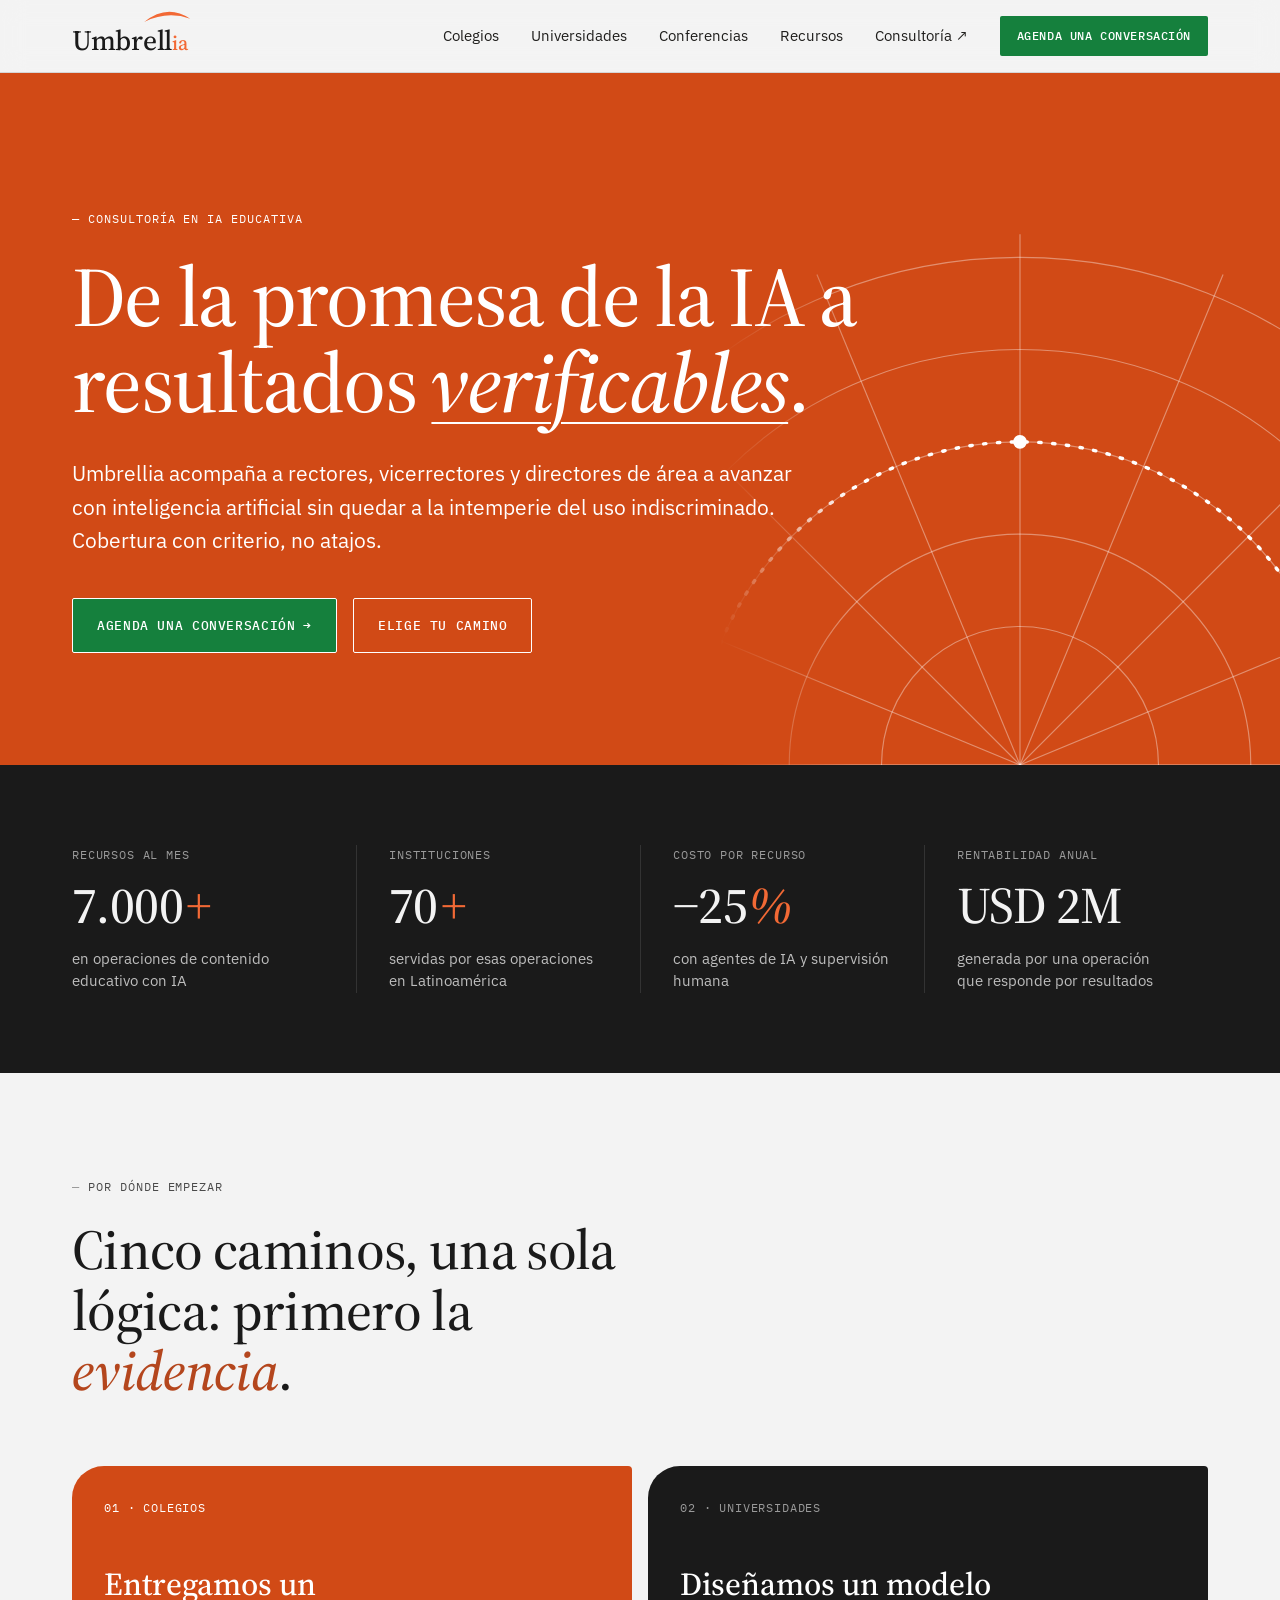
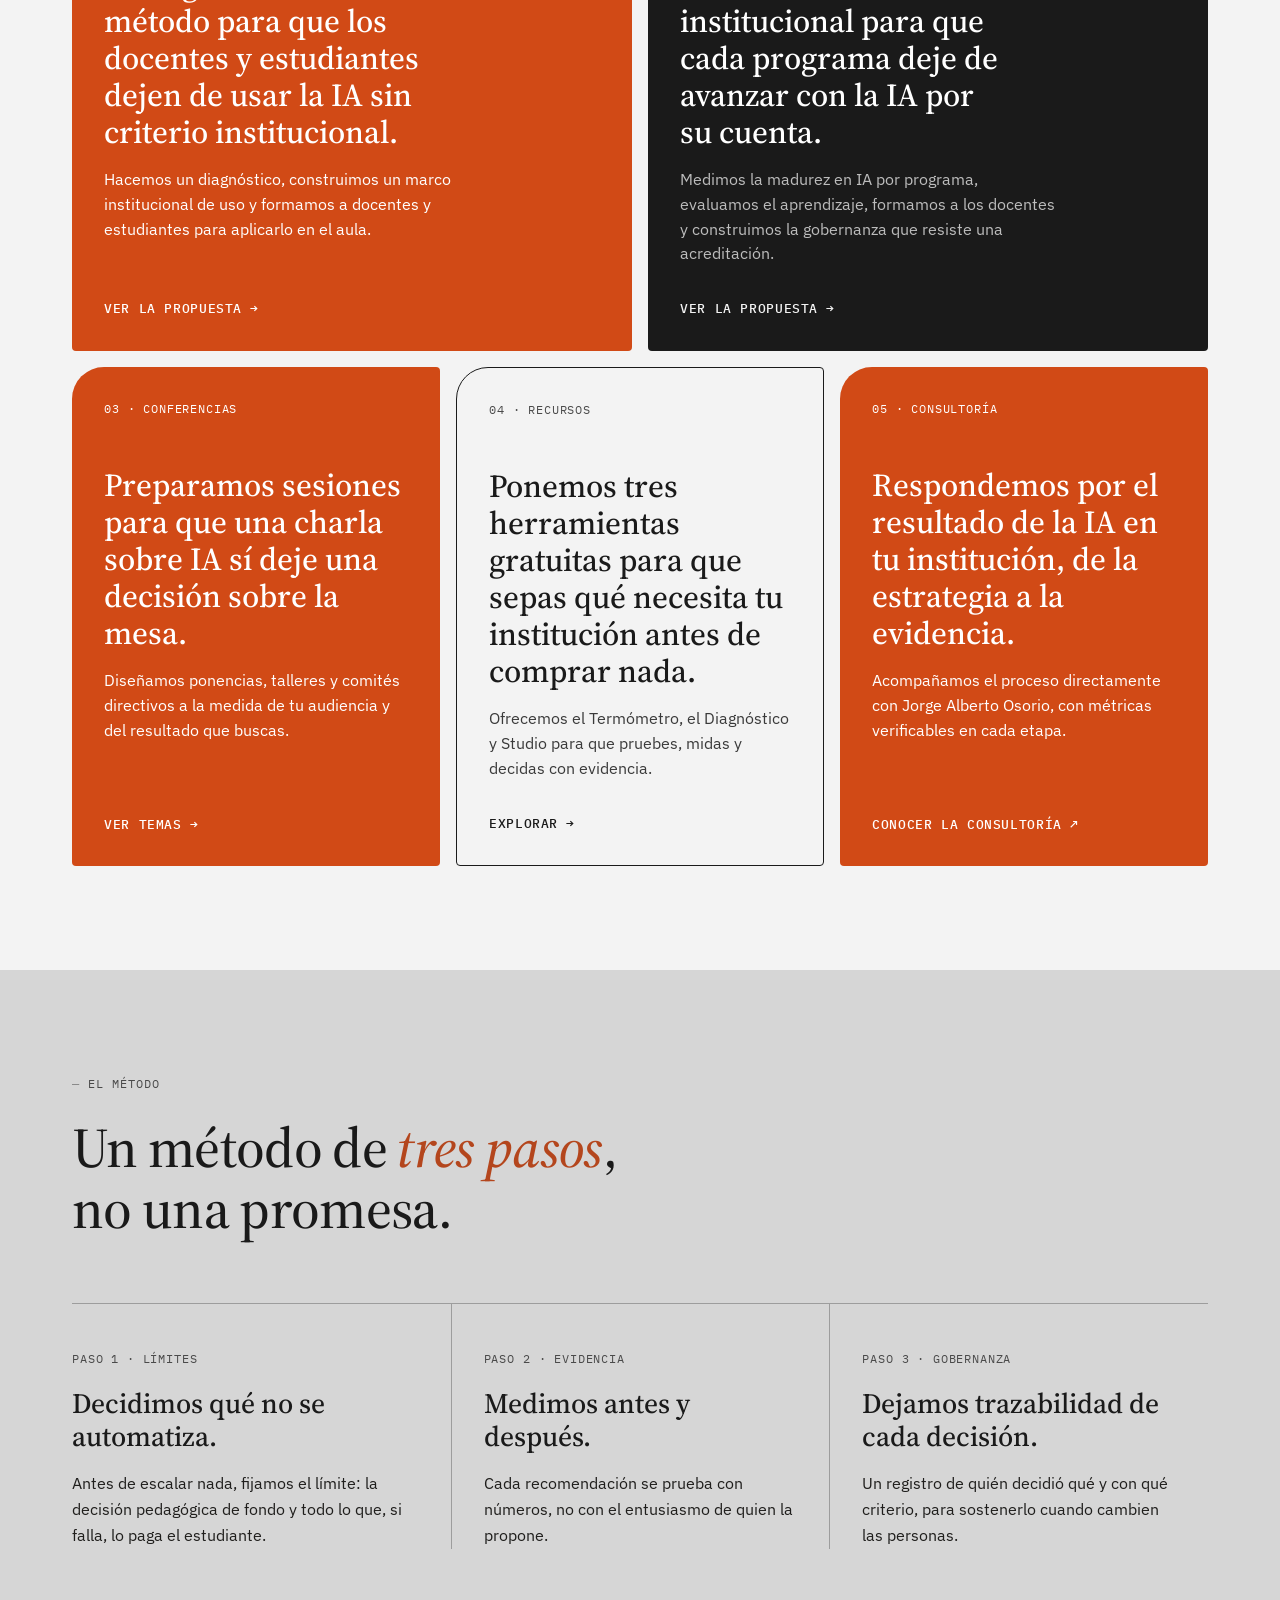
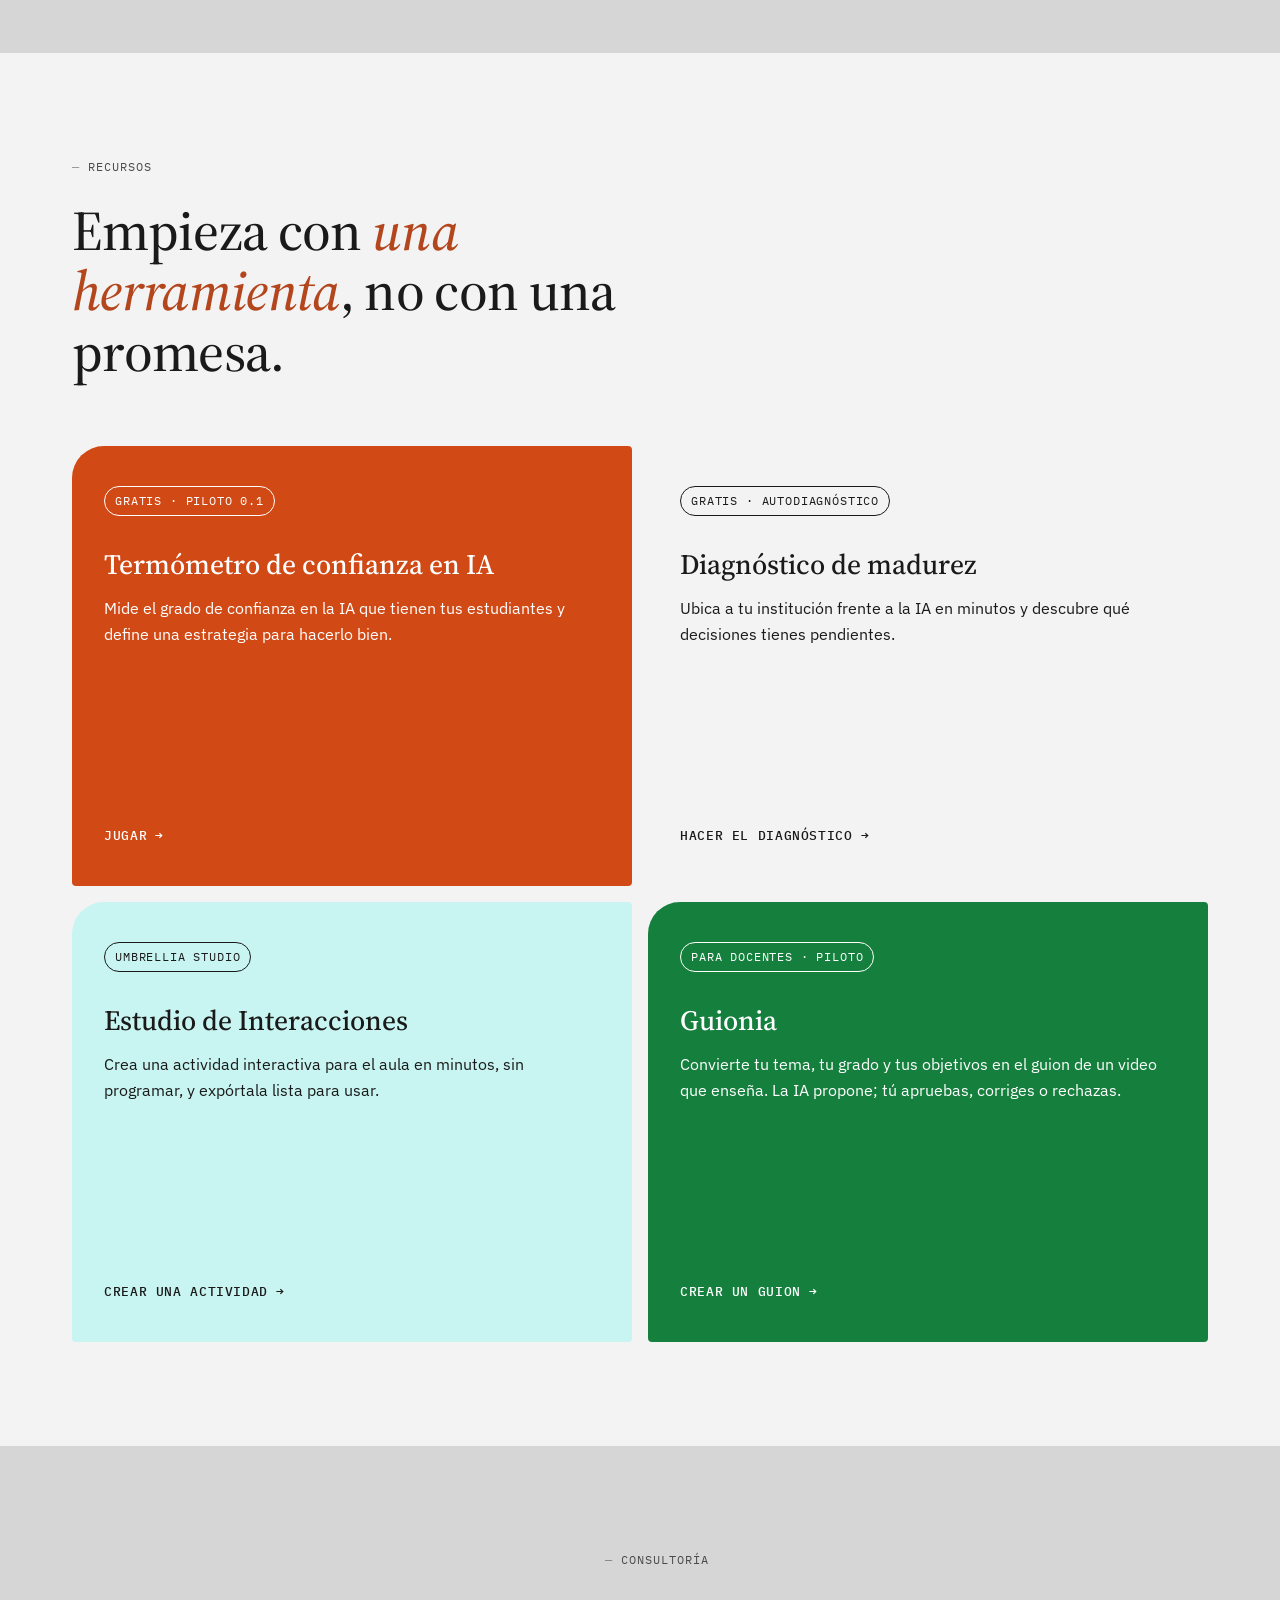
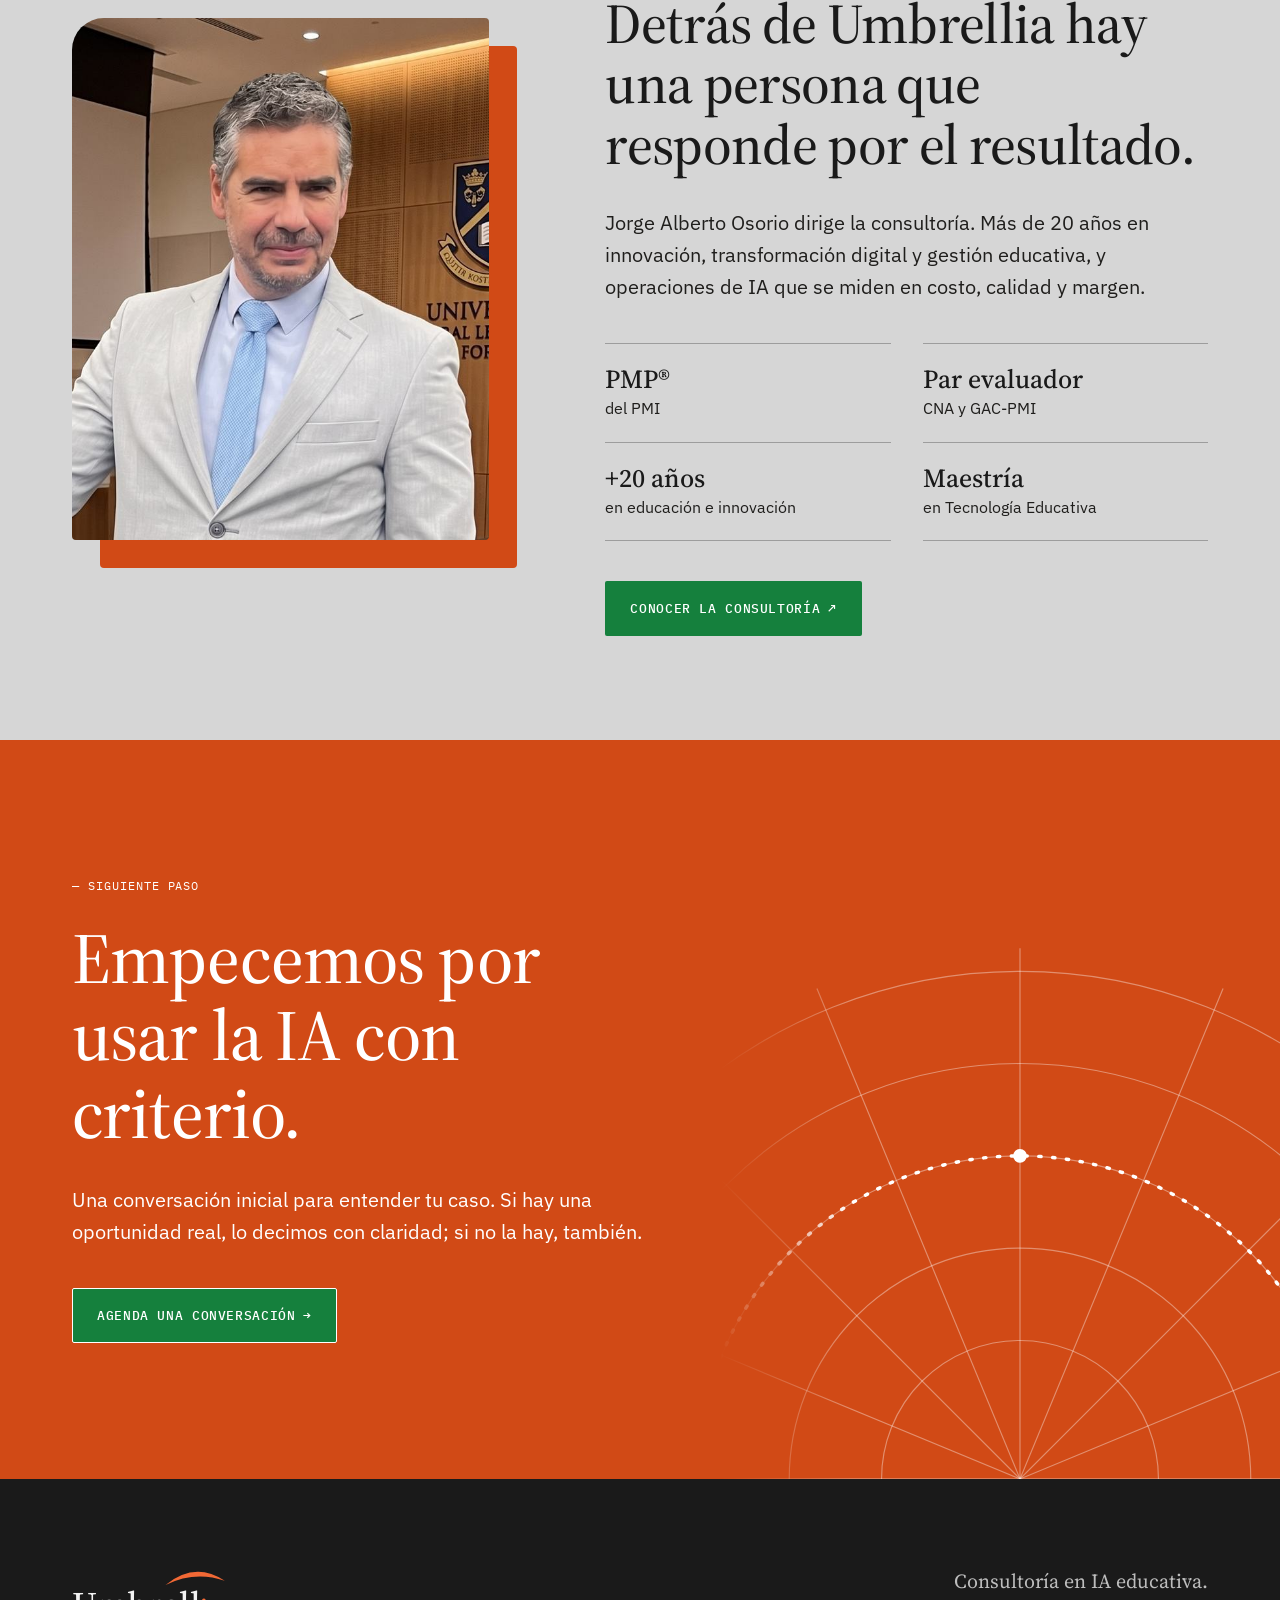
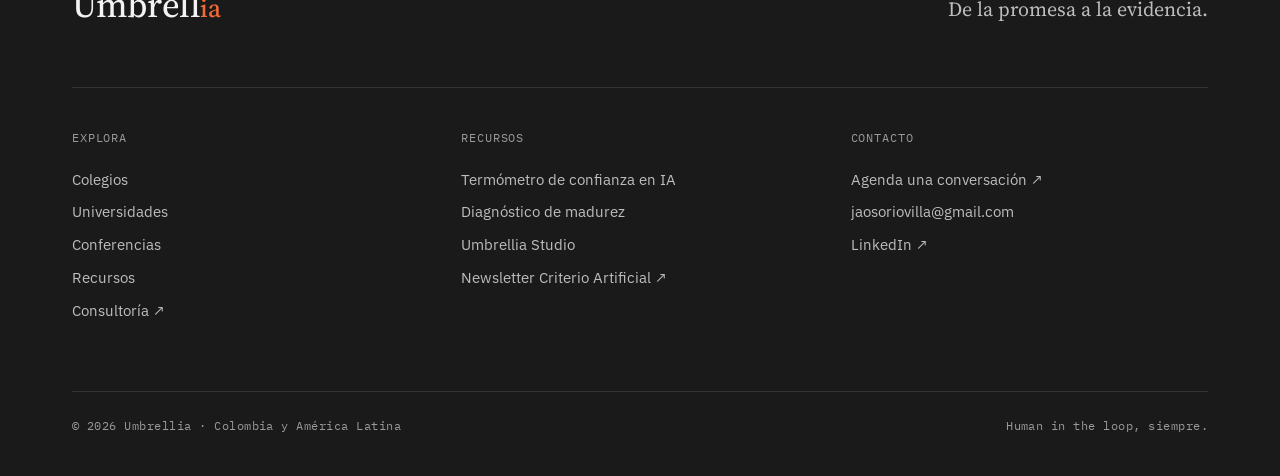
<file: index.html>
<!doctype html>
<html lang="es-CO"><head>
<meta charset="utf-8"><meta name="viewport" content="width=device-width,initial-scale=1">
<title>Umbrellia · Consultoría en IA educativa</title>
<meta name="description" content="De la promesa de la IA a resultados verificables. Consultoría en IA educativa para colegios y universidades de Colombia y América Latina.">
<meta property="og:title" content="Umbrellia · Consultoría en IA educativa"><meta property="og:description" content="De la promesa de la IA a resultados verificables. Consultoría en IA educativa para colegios y universidades de Colombia y América Latina."><meta property="og:type" content="website"><meta property="og:url" content="https://umbrellia.co/"><meta property="og:locale" content="es_CO">
<meta name="theme-color" content="#1A1A1A">
<script>document.documentElement.classList.add("js")</script>
<link rel="canonical" href="https://umbrellia.co/">
<link rel="icon" href="data:image/svg+xml,%3Csvg xmlns='http://www.w3.org/2000/svg' viewBox='0 0 96 72'%3E%3Crect width='96' height='72' fill='%231A1A1A'/%3E%3Cpath d='M4 26Q46 -12 92 20Q48 2 4 26Z' fill='%23F26935'/%3E%3Ctext x='8' y='62' font-family='Georgia,serif' font-weight='500' font-size='52' fill='%23F3F3F3'%3Eia%3C/text%3E%3C/svg%3E">
<link rel="preconnect" href="https://fonts.googleapis.com"><link rel="preconnect" href="https://fonts.gstatic.com" crossorigin>
<link href="https://fonts.googleapis.com/css2?family=IBM+Plex+Mono:wght@400;500&family=IBM+Plex+Sans:wght@400;500;600&family=Source+Serif+4:ital,opsz,wght@0,8..60,400;0,8..60,500;0,8..60,600;1,8..60,400;1,8..60,500&display=swap" rel="stylesheet">
<link rel="stylesheet" href="/styles.css">
</head><body>
<a class="skip" href="#main">Saltar al contenido</a>
<header class="site"><div class="wrap nav">
<a class="brand" href="/" aria-label="Umbrellia, inicio"><span class="logo "><svg class="logo-arc" viewBox="0 0 90 34" aria-hidden="true"><path d="M2 26Q45 -9 88 20Q45 5 2 26Z" fill="#F26935"/></svg>Umbrell<span class="ia">ia</span></span></a>
<nav id="menu" aria-label="Principal"><a href="/colegios">Colegios</a><a href="/universidades">Universidades</a><a href="/conferencias">Conferencias</a><a href="/recursos">Recursos</a><a class="ext" href="https://jorge.umbrellia.co/" target="_blank" rel="noopener">Consultoría <span aria-hidden="true">↗</span></a><a class="btn btn-sm nav-cta" href="https://calendar.app.google/jf774gias2NAN4Ur7" target="_blank" rel="noopener">Agenda una conversación</a></nav>
<button class="burger" id="burger" aria-expanded="false" aria-controls="menu" aria-label="Abrir menú"><span></span><span></span></button>
</div></header>
<main id="main">
<section class="blk blk-tinta hero"><div class="fan-wrap fan-right"><svg class="fan" viewBox="0 0 520 500" aria-hidden="true" focusable="false" preserveAspectRatio="xMidYMax meet"><g fill="none" stroke="rgba(255,255,255,.38)" stroke-width="1"><path d="M140 500 A120 120 0 0 1 380 500"/><path d="M60 500 A200 200 0 0 1 460 500"/><path d="M-20 500 A280 280 0 0 1 540 500"/><path d="M-100 500 A360 360 0 0 1 620 500"/><path d="M-180 500 A440 440 0 0 1 700 500"/><line x1="260" y1="500" x2="720.0" y2="500.0"/><line x1="260" y1="500" x2="685.0" y2="324.0"/><line x1="260" y1="500" x2="585.3" y2="174.7"/><line x1="260" y1="500" x2="436.0" y2="75.0"/><line x1="260" y1="500" x2="260.0" y2="40.0"/><line x1="260" y1="500" x2="84.0" y2="75.0"/><line x1="260" y1="500" x2="-65.3" y2="174.7"/><line x1="260" y1="500" x2="-165.0" y2="324.0"/><line x1="260" y1="500" x2="-200.0" y2="500.0"/></g><path d="M-20 500 A280 280 0 0 1 540 500" fill="none" stroke="#FFFFFF" stroke-width="3" stroke-linecap="round" stroke-dasharray="2 10"/><circle cx="260" cy="220" r="6" fill="#FFFFFF"/></svg></div><div class="wrap hero-grid"><div class="hero-copy">
<p class="eyebrow">Consultoría en IA educativa</p><h1 class="display">De la promesa de la IA a resultados <em>verificables</em>.</h1><p class="lede">Umbrellia acompaña a rectores, vicerrectores y directores de área a avanzar con inteligencia artificial sin quedar a la intemperie del uso indiscriminado. Cobertura con criterio, no atajos.</p><div class="btns"><a class="btn btn-solid" href="https://calendar.app.google/jf774gias2NAN4Ur7" target="_blank" rel="noopener">Agenda una conversación <span aria-hidden="true">→</span></a><a class="btn btn-ghost" href="#caminos">Elige tu camino</a></div></div></div></section><section class="blk blk-ink stats"><div class="wrap stats-grid">
<div class="stat rv"><span class="lbl">Recursos al mes</span><div class="fig">7.000<span class="u">+</span></div><p>en operaciones de contenido educativo con IA</p></div>
<div class="stat rv"><span class="lbl">Instituciones</span><div class="fig">70<span class="u">+</span></div><p>servidas por esas operaciones en Latinoamérica</p></div>
<div class="stat rv"><span class="lbl">Costo por recurso</span><div class="fig">−25<span class="u">%</span></div><p>con agentes de IA y supervisión humana</p></div>
<div class="stat rv"><span class="lbl">Rentabilidad anual</span><div class="fig">USD 2M</div><p>generada por una operación que responde por resultados</p></div>
</div></section><section class="blk blk-papel" id="caminos"><div class="wrap">
<p class="eyebrow">Por dónde empezar</p><h2 class="title rv">Cinco caminos, una sola lógica: primero la <em>evidencia</em>.</h2>
<div class="bento">
<a class="tile t-niebla span3 rv" href="/colegios"><span class="tn">01 · Colegios</span><h3>Entregamos un método para que los docentes y estudiantes dejen de usar la IA sin criterio institucional.</h3><p>Hacemos un diagnóstico, construimos un marco institucional de uso y formamos a docentes y estudiantes para aplicarlo en el aula.</p><span class="go">Ver la propuesta <i aria-hidden="true">→</i></span></a>
<a class="tile t-tinta span3 rv" href="/universidades"><span class="tn">02 · Universidades</span><h3>Diseñamos un modelo institucional para que cada programa deje de avanzar con la IA por su cuenta.</h3><p>Medimos la madurez en IA por programa, evaluamos el aprendizaje, formamos a los docentes y construimos la gobernanza que resiste una acreditación.</p><span class="go">Ver la propuesta <i aria-hidden="true">→</i></span></a>
<a class="tile t-gris span2 rv" href="/conferencias"><span class="tn">03 · Conferencias</span><h3>Preparamos sesiones para que una charla sobre IA sí deje una decisión sobre la mesa.</h3><p>Diseñamos ponencias, talleres y comités directivos a la medida de tu audiencia y del resultado que buscas.</p><span class="go">Ver temas <i aria-hidden="true">→</i></span></a>
<a class="tile t-line span2 rv" href="/recursos"><span class="tn">04 · Recursos</span><h3>Ponemos tres herramientas gratuitas para que sepas qué necesita tu institución antes de comprar nada.</h3><p>Ofrecemos el Termómetro, el Diagnóstico y Studio para que pruebes, midas y decidas con evidencia.</p><span class="go">Explorar <i aria-hidden="true">→</i></span></a>
<a class="tile t-niebla span2 rv" href="https://jorge.umbrellia.co/" target="_blank" rel="noopener"><span class="tn">05 · Consultoría</span><h3>Respondemos por el resultado de la IA en tu institución, de la estrategia a la evidencia.</h3><p>Acompañamos el proceso directamente con Jorge Alberto Osorio, con métricas verificables en cada etapa.</p><span class="go">Conocer la consultoría <i aria-hidden="true">↗</i></span></a>
</div></div></section><section class="blk blk-niebla"><div class="wrap">
<p class="eyebrow">El método</p><h2 class="title rv">Un método de <em>tres pasos</em>, no una promesa.</h2>
<div class="cols3">
<div class="col rv"><span class="num">Paso 1 · Límites</span><h3>Decidimos qué no se automatiza.</h3><p>Antes de escalar nada, fijamos el límite: la decisión pedagógica de fondo y todo lo que, si falla, lo paga el estudiante.</p></div>
<div class="col rv"><span class="num">Paso 2 · Evidencia</span><h3>Medimos antes y después.</h3><p>Cada recomendación se prueba con números, no con el entusiasmo de quien la propone.</p></div>
<div class="col rv"><span class="num">Paso 3 · Gobernanza</span><h3>Dejamos trazabilidad de cada decisión.</h3><p>Un registro de quién decidió qué y con qué criterio, para sostenerlo cuando cambien las personas.</p></div>
</div></div></section><section class="blk blk-papel"><div class="wrap">
<p class="eyebrow">Recursos</p><h2 class="title rv">Empieza con <em>una herramienta</em>, no con una promesa.</h2>
<div class="res">
<a class="rcard rc-niebla rv" href="https://confianza.umbrellia.co"><span class="tag">Gratis · Piloto 0.1</span><h3>Termómetro de confianza en IA</h3><p>Mide el grado de confianza en la IA que tienen tus estudiantes y define una estrategia para hacerlo bien.</p><span class="go">Jugar <i aria-hidden="true">→</i></span></a>
<a class="rcard rc-papel rv" href="https://umbrellia-pipeline.vercel.app/diagnostico.html"><span class="tag">Gratis · Autodiagnóstico</span><h3>Diagnóstico de madurez</h3><p>Ubica a tu institución frente a la IA en minutos y descubre qué decisiones tienes pendientes.</p><span class="go">Hacer el diagnóstico <i aria-hidden="true">→</i></span></a>
<a class="rcard rc-menta rv" href="https://estudio.umbrellia.co"><span class="tag">Umbrellia Studio</span><h3>Estudio de Interacciones</h3><p>Crea una actividad interactiva para el aula en minutos, sin programar, y expórtala lista para usar.</p><span class="go">Crear una actividad <i aria-hidden="true">→</i></span></a>
<a class="rcard rc-verde rv" href="https://guionia.umbrellia.co"><span class="tag">Para docentes · Piloto</span><h3>Guionia</h3><p>Convierte tu tema, tu grado y tus objetivos en el guion de un video que enseña. La IA propone; tú apruebas, corriges o rechazas.</p><span class="go">Crear un guion <i aria-hidden="true">→</i></span></a>
</div></div></section><section class="blk blk-niebla about"><div class="wrap about-grid about-photo">
<figure class="portrait rv"><img src="[data-uri]" alt="Jorge Alberto Osorio, fundador de Umbrellia" width="720" height="900" loading="lazy"></figure>
<div><p class="eyebrow">Consultoría</p><h2 class="title rv">Detrás de Umbrellia hay una persona que responde por el resultado.</h2>
<p class="lede rv">Jorge Alberto Osorio dirige la consultoría. Más de 20 años en innovación, transformación digital y gestión educativa, y operaciones de IA que se miden en costo, calidad y margen.</p>
<ul class="creds creds-2 rv"><li><span>PMP®</span> del PMI</li><li><span>Par evaluador</span> CNA y GAC-PMI</li><li><span>+20 años</span> en educación e innovación</li><li><span>Maestría</span> en Tecnología Educativa</li></ul>
<div class="btns rv"><a class="btn btn-solid" href="https://jorge.umbrellia.co/" target="_blank" rel="noopener">Conocer la consultoría <span aria-hidden="true">↗</span></a></div></div>
</div></section><section class="blk blk-tinta cta"><div class="fan-wrap fan-right"><svg class="fan" viewBox="0 0 520 500" aria-hidden="true" focusable="false" preserveAspectRatio="xMidYMax meet"><g fill="none" stroke="rgba(255,255,255,.38)" stroke-width="1"><path d="M140 500 A120 120 0 0 1 380 500"/><path d="M60 500 A200 200 0 0 1 460 500"/><path d="M-20 500 A280 280 0 0 1 540 500"/><path d="M-100 500 A360 360 0 0 1 620 500"/><path d="M-180 500 A440 440 0 0 1 700 500"/><line x1="260" y1="500" x2="720.0" y2="500.0"/><line x1="260" y1="500" x2="685.0" y2="324.0"/><line x1="260" y1="500" x2="585.3" y2="174.7"/><line x1="260" y1="500" x2="436.0" y2="75.0"/><line x1="260" y1="500" x2="260.0" y2="40.0"/><line x1="260" y1="500" x2="84.0" y2="75.0"/><line x1="260" y1="500" x2="-65.3" y2="174.7"/><line x1="260" y1="500" x2="-165.0" y2="324.0"/><line x1="260" y1="500" x2="-200.0" y2="500.0"/></g><path d="M-20 500 A280 280 0 0 1 540 500" fill="none" stroke="#FFFFFF" stroke-width="3" stroke-linecap="round" stroke-dasharray="2 10"/><circle cx="260" cy="220" r="6" fill="#FFFFFF"/></svg></div><div class="wrap">
<p class="eyebrow">Siguiente paso</p><h2 class="title rv">Empecemos por usar la IA con criterio.</h2><p class="lede rv">Una conversación inicial para entender tu caso. Si hay una oportunidad real, lo decimos con claridad; si no la hay, también.</p>
<div class="btns rv"><a class="btn btn-inv" href="https://calendar.app.google/jf774gias2NAN4Ur7" target="_blank" rel="noopener">Agenda una conversación <span aria-hidden="true">→</span></a></div></div></section>
</main>
<footer class="site blk-ink"><div class="wrap">
<div class="foot-top"><a class="brand" href="/" aria-label="Umbrellia, inicio"><span class="logo on-dark"><svg class="logo-arc" viewBox="0 0 90 34" aria-hidden="true"><path d="M2 26Q45 -9 88 20Q45 5 2 26Z" fill="#F26935"/></svg>Umbrell<span class="ia">ia</span></span></a>
<p class="foot-tag">Consultoría en IA educativa.<br>De la promesa a la evidencia.</p></div>
<div class="foot-grid">
<div><h5>Explora</h5><a href="/colegios">Colegios</a><a href="/universidades">Universidades</a><a href="/conferencias">Conferencias</a><a href="/recursos">Recursos</a><a href="https://jorge.umbrellia.co/" target="_blank" rel="noopener">Consultoría ↗</a></div>
<div><h5>Recursos</h5><a href="https://confianza.umbrellia.co">Termómetro de confianza en IA</a><a href="https://umbrellia-pipeline.vercel.app/diagnostico.html">Diagnóstico de madurez</a><a href="https://estudio.umbrellia.co">Umbrellia Studio</a><a href="https://www.linkedin.com/newsletters/7080287529656045568" target="_blank" rel="noopener">Newsletter Criterio Artificial ↗</a></div>
<div><h5>Contacto</h5><a href="https://calendar.app.google/jf774gias2NAN4Ur7" target="_blank" rel="noopener">Agenda una conversación ↗</a><a href="mailto:jaosoriovilla@gmail.com">jaosoriovilla@gmail.com</a><a href="https://www.linkedin.com/in/jorge-alberto-osorio-villa-48804627/" target="_blank" rel="noopener">LinkedIn ↗</a></div>
</div>
<div class="foot-bottom"><span>© 2026 Umbrellia · Colombia y América Latina</span><span>Human in the loop, siempre.</span></div>
</div></footer>
<script src="/site.js" defer></script>
</body></html>
</file>
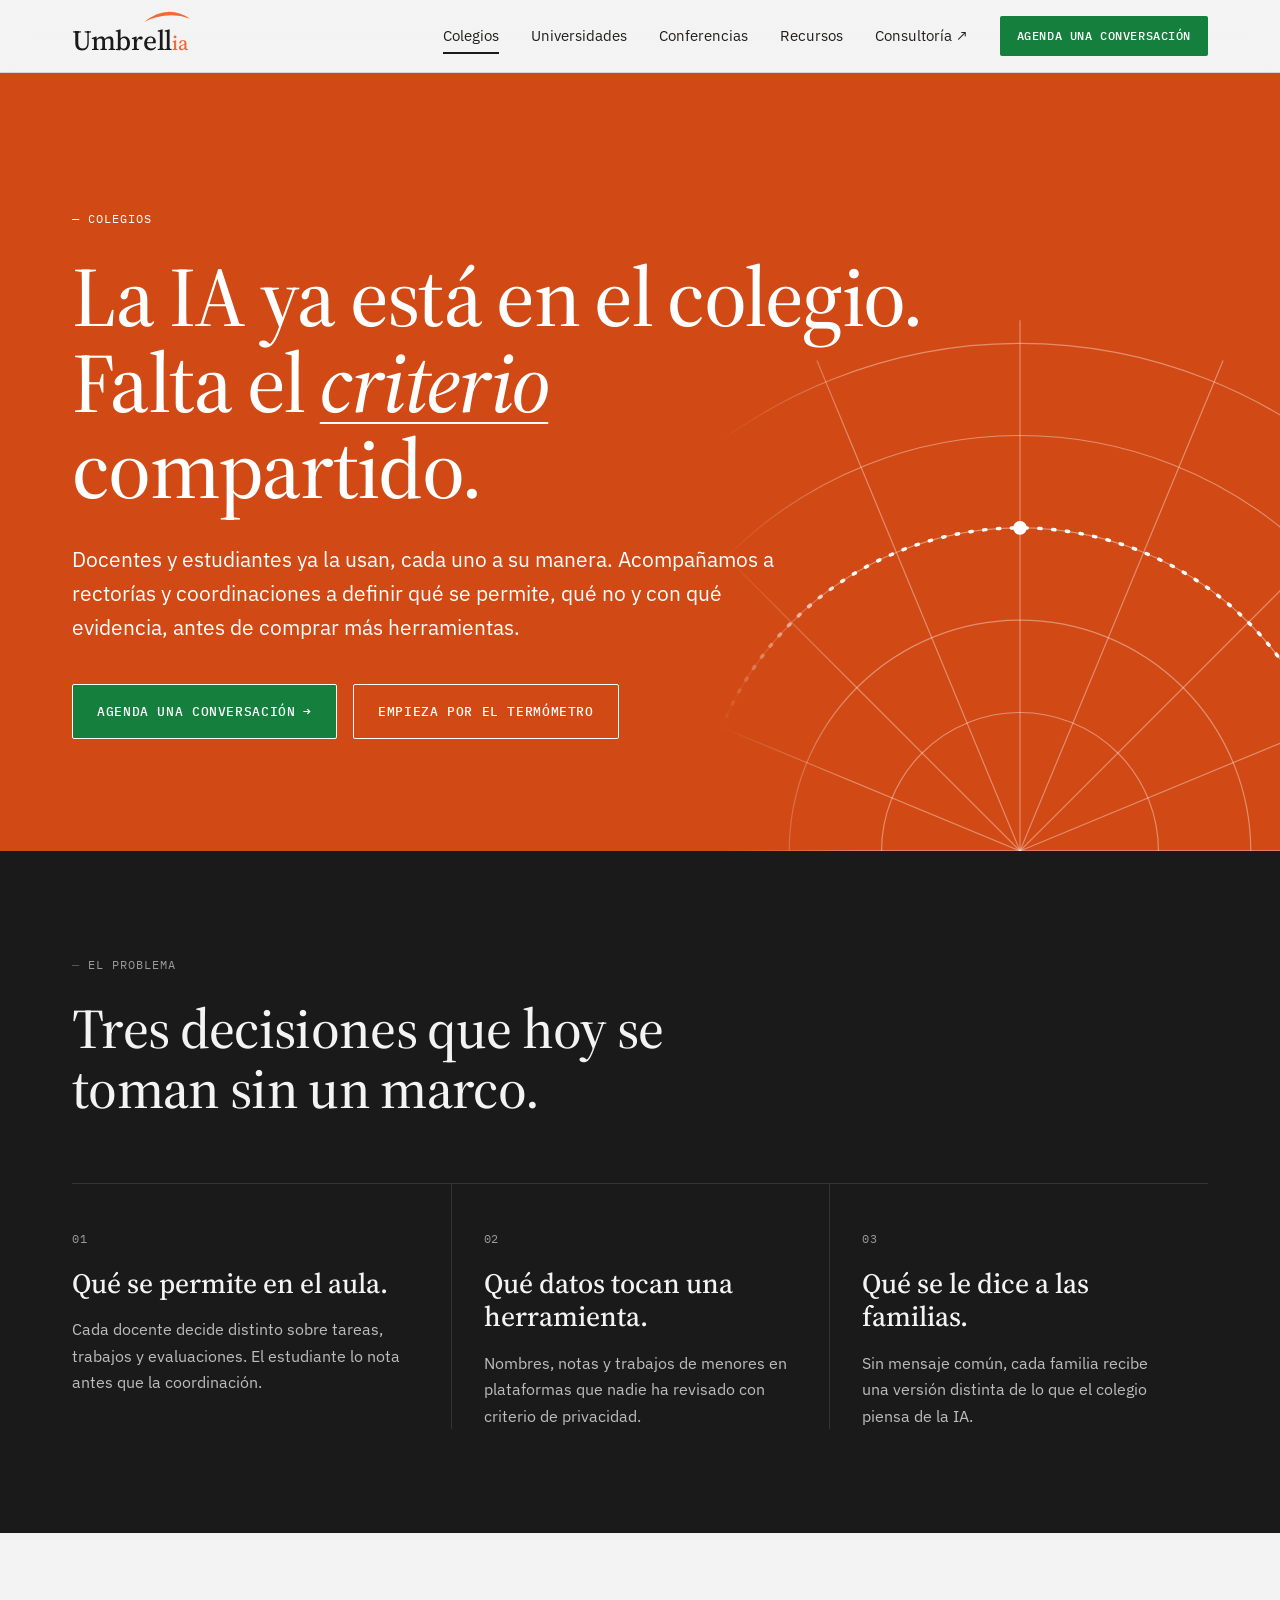
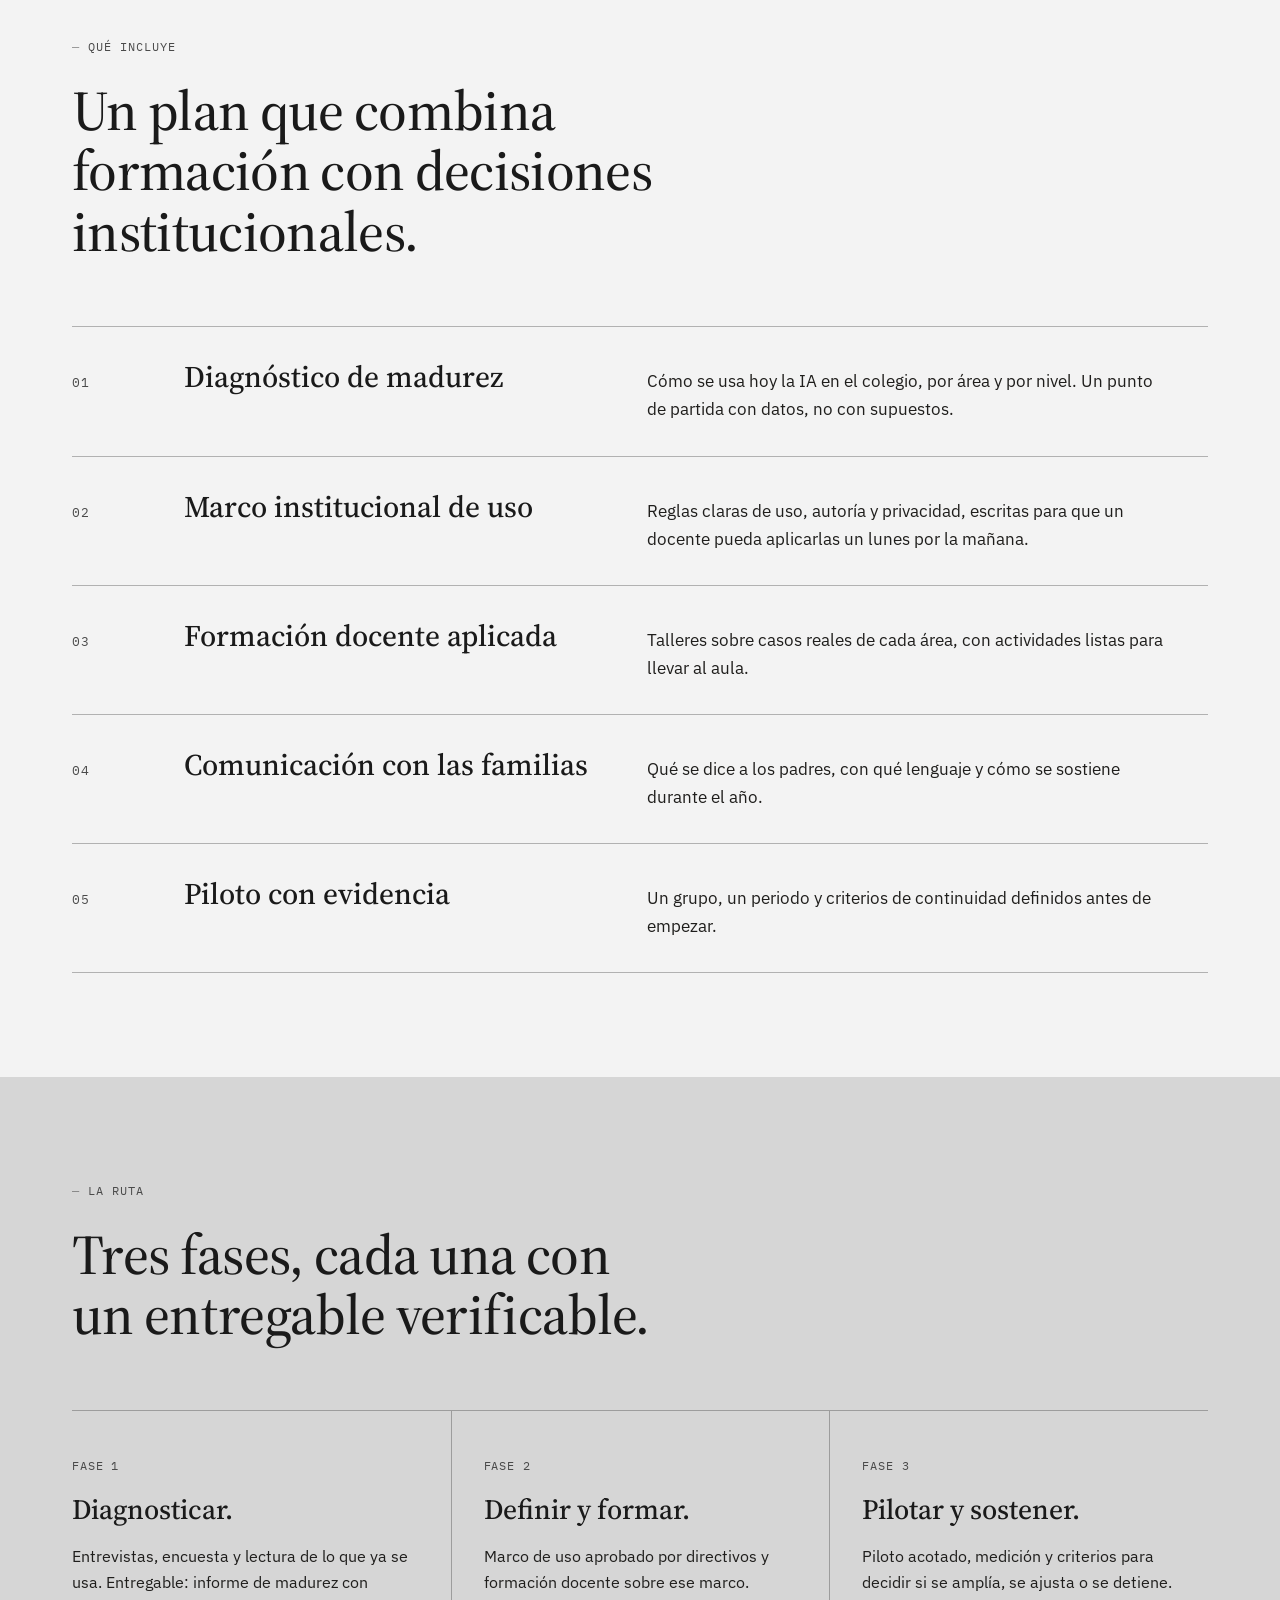
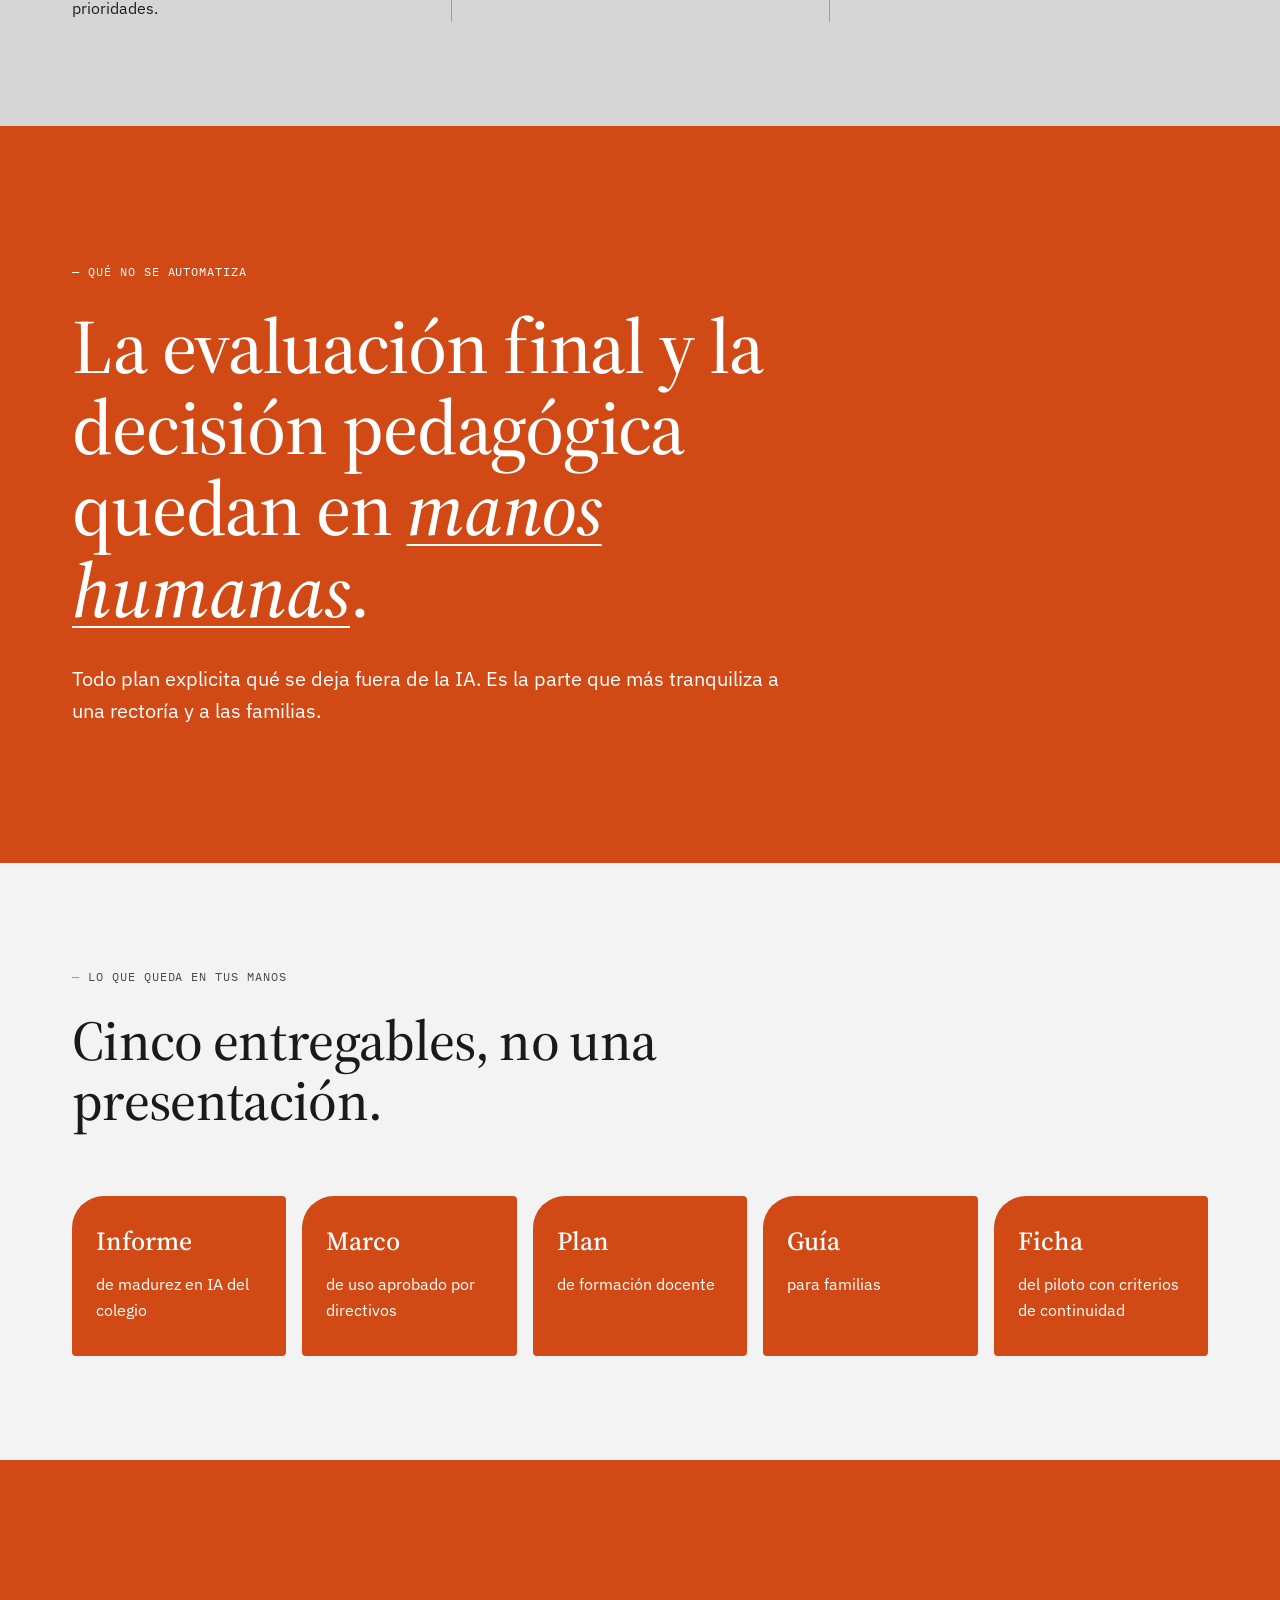
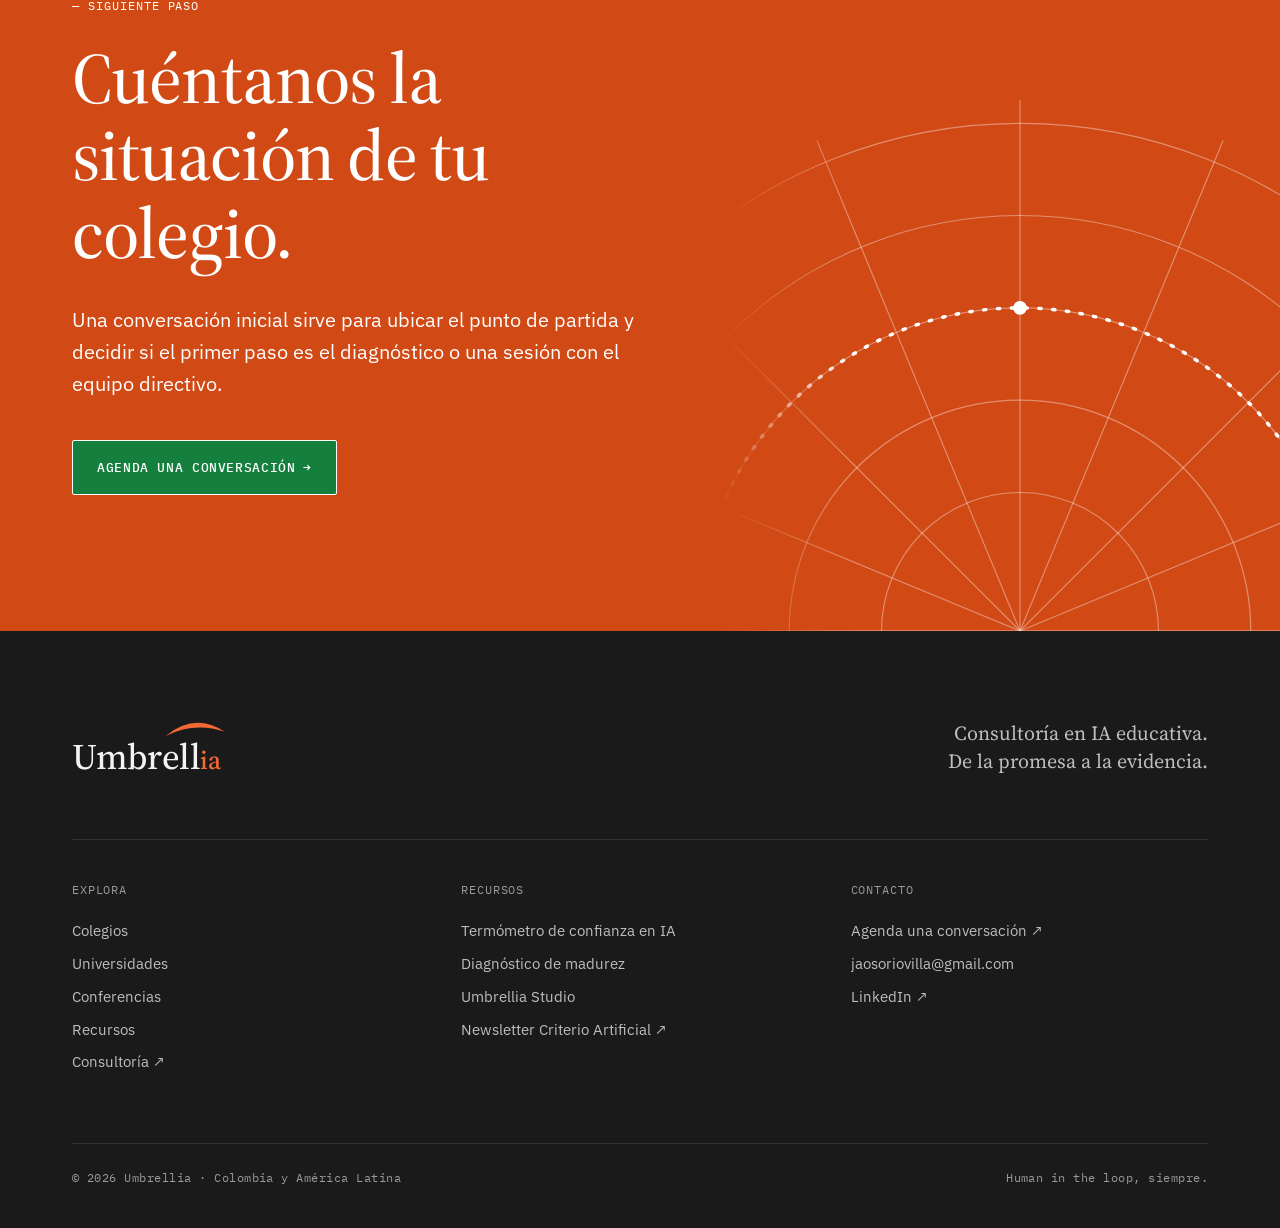
<file: colegios.html>
<!doctype html>
<html lang="es-CO"><head>
<meta charset="utf-8"><meta name="viewport" content="width=device-width,initial-scale=1">
<title>Colegios · Umbrellia</title>
<meta name="description" content="Acompañamiento a rectorías y coordinaciones para integrar la IA en el colegio con criterio: diagnóstico, marco de uso, formación docente y piloto con evidencia.">
<meta property="og:title" content="Colegios · Umbrellia"><meta property="og:description" content="Acompañamiento a rectorías y coordinaciones para integrar la IA en el colegio con criterio: diagnóstico, marco de uso, formación docente y piloto con evidencia."><meta property="og:type" content="website"><meta property="og:url" content="https://umbrellia.co/colegios"><meta property="og:locale" content="es_CO">
<meta name="theme-color" content="#1A1A1A">
<script>document.documentElement.classList.add("js")</script>
<link rel="canonical" href="https://umbrellia.co/colegios">
<link rel="icon" href="data:image/svg+xml,%3Csvg xmlns='http://www.w3.org/2000/svg' viewBox='0 0 96 72'%3E%3Crect width='96' height='72' fill='%231A1A1A'/%3E%3Cpath d='M4 26Q46 -12 92 20Q48 2 4 26Z' fill='%23F26935'/%3E%3Ctext x='8' y='62' font-family='Georgia,serif' font-weight='500' font-size='52' fill='%23F3F3F3'%3Eia%3C/text%3E%3C/svg%3E">
<link rel="preconnect" href="https://fonts.googleapis.com"><link rel="preconnect" href="https://fonts.gstatic.com" crossorigin>
<link href="https://fonts.googleapis.com/css2?family=IBM+Plex+Mono:wght@400;500&family=IBM+Plex+Sans:wght@400;500;600&family=Source+Serif+4:ital,opsz,wght@0,8..60,400;0,8..60,500;0,8..60,600;1,8..60,400;1,8..60,500&display=swap" rel="stylesheet">
<link rel="stylesheet" href="/styles.css">
</head><body>
<a class="skip" href="#main">Saltar al contenido</a>
<header class="site"><div class="wrap nav">
<a class="brand" href="/" aria-label="Umbrellia, inicio"><span class="logo "><svg class="logo-arc" viewBox="0 0 90 34" aria-hidden="true"><path d="M2 26Q45 -9 88 20Q45 5 2 26Z" fill="#F26935"/></svg>Umbrell<span class="ia">ia</span></span></a>
<nav id="menu" aria-label="Principal"><a href="/colegios" aria-current="page">Colegios</a><a href="/universidades">Universidades</a><a href="/conferencias">Conferencias</a><a href="/recursos">Recursos</a><a class="ext" href="https://jorge.umbrellia.co/" target="_blank" rel="noopener">Consultoría <span aria-hidden="true">↗</span></a><a class="btn btn-sm nav-cta" href="https://calendar.app.google/jf774gias2NAN4Ur7" target="_blank" rel="noopener">Agenda una conversación</a></nav>
<button class="burger" id="burger" aria-expanded="false" aria-controls="menu" aria-label="Abrir menú"><span></span><span></span></button>
</div></header>
<main id="main">
<section class="blk blk-tinta hero"><div class="fan-wrap fan-right"><svg class="fan" viewBox="0 0 520 500" aria-hidden="true" focusable="false" preserveAspectRatio="xMidYMax meet"><g fill="none" stroke="rgba(255,255,255,.38)" stroke-width="1"><path d="M140 500 A120 120 0 0 1 380 500"/><path d="M60 500 A200 200 0 0 1 460 500"/><path d="M-20 500 A280 280 0 0 1 540 500"/><path d="M-100 500 A360 360 0 0 1 620 500"/><path d="M-180 500 A440 440 0 0 1 700 500"/><line x1="260" y1="500" x2="720.0" y2="500.0"/><line x1="260" y1="500" x2="685.0" y2="324.0"/><line x1="260" y1="500" x2="585.3" y2="174.7"/><line x1="260" y1="500" x2="436.0" y2="75.0"/><line x1="260" y1="500" x2="260.0" y2="40.0"/><line x1="260" y1="500" x2="84.0" y2="75.0"/><line x1="260" y1="500" x2="-65.3" y2="174.7"/><line x1="260" y1="500" x2="-165.0" y2="324.0"/><line x1="260" y1="500" x2="-200.0" y2="500.0"/></g><path d="M-20 500 A280 280 0 0 1 540 500" fill="none" stroke="#FFFFFF" stroke-width="3" stroke-linecap="round" stroke-dasharray="2 10"/><circle cx="260" cy="220" r="6" fill="#FFFFFF"/></svg></div><div class="wrap hero-grid"><div class="hero-copy">
<p class="eyebrow">Colegios</p><h1 class="display">La IA ya está en el colegio. Falta el <em>criterio</em> compartido.</h1><p class="lede">Docentes y estudiantes ya la usan, cada uno a su manera. Acompañamos a rectorías y coordinaciones a definir qué se permite, qué no y con qué evidencia, antes de comprar más herramientas.</p><div class="btns"><a class="btn btn-solid" href="https://calendar.app.google/jf774gias2NAN4Ur7" target="_blank" rel="noopener">Agenda una conversación <span aria-hidden="true">→</span></a><a class="btn btn-ghost" href="https://confianza.umbrellia.co">Empieza por el Termómetro</a></div></div></div></section><section class="blk blk-ink"><div class="wrap">
<p class="eyebrow">El problema</p><h2 class="title rv">Tres decisiones que hoy se toman sin un marco.</h2>
<div class="cols3 on-dark">
<div class="col rv"><span class="num">01</span><h3>Qué se permite en el aula.</h3><p>Cada docente decide distinto sobre tareas, trabajos y evaluaciones. El estudiante lo nota antes que la coordinación.</p></div>
<div class="col rv"><span class="num">02</span><h3>Qué datos tocan una herramienta.</h3><p>Nombres, notas y trabajos de menores en plataformas que nadie ha revisado con criterio de privacidad.</p></div>
<div class="col rv"><span class="num">03</span><h3>Qué se le dice a las familias.</h3><p>Sin mensaje común, cada familia recibe una versión distinta de lo que el colegio piensa de la IA.</p></div>
</div></div></section><section class="blk blk-papel"><div class="wrap"><p class="eyebrow">Qué incluye</p><h2 class="title rv">Un plan que combina formación con decisiones institucionales.</h2><div class="rows"><div class="row rv"><span class="num">01</span><h3>Diagnóstico de madurez</h3><p>Cómo se usa hoy la IA en el colegio, por área y por nivel. Un punto de partida con datos, no con supuestos.</p></div><div class="row rv"><span class="num">02</span><h3>Marco institucional de uso</h3><p>Reglas claras de uso, autoría y privacidad, escritas para que un docente pueda aplicarlas un lunes por la mañana.</p></div><div class="row rv"><span class="num">03</span><h3>Formación docente aplicada</h3><p>Talleres sobre casos reales de cada área, con actividades listas para llevar al aula.</p></div><div class="row rv"><span class="num">04</span><h3>Comunicación con las familias</h3><p>Qué se dice a los padres, con qué lenguaje y cómo se sostiene durante el año.</p></div><div class="row rv"><span class="num">05</span><h3>Piloto con evidencia</h3><p>Un grupo, un periodo y criterios de continuidad definidos antes de empezar.</p></div></div></div></section><section class="blk blk-niebla"><div class="wrap">
<p class="eyebrow">La ruta</p><h2 class="title rv">Tres fases, cada una con un entregable verificable.</h2>
<div class="cols3">
<div class="col rv"><span class="num">Fase 1</span><h3>Diagnosticar.</h3><p>Entrevistas, encuesta y lectura de lo que ya se usa. Entregable: informe de madurez con prioridades.</p></div>
<div class="col rv"><span class="num">Fase 2</span><h3>Definir y formar.</h3><p>Marco de uso aprobado por directivos y formación docente sobre ese marco.</p></div>
<div class="col rv"><span class="num">Fase 3</span><h3>Pilotar y sostener.</h3><p>Piloto acotado, medición y criterios para decidir si se amplía, se ajusta o se detiene.</p></div>
</div></div></section><section class="blk blk-tinta manifesto"><div class="wrap">
<p class="eyebrow">Qué no se automatiza</p><p class="quote rv">La evaluación final y la decisión pedagógica quedan en <em>manos humanas</em>.</p>
<p class="lede rv">Todo plan explicita qué se deja fuera de la IA. Es la parte que más tranquiliza a una rectoría y a las familias.</p></div></section><section class="blk blk-papel"><div class="wrap"><p class="eyebrow">Lo que queda en tus manos</p><h2 class="title rv">Cinco entregables, no una presentación.</h2>
<ul class="deliv rv"><li><span>Informe</span> de madurez en IA del colegio</li><li><span>Marco</span> de uso aprobado por directivos</li><li><span>Plan</span> de formación docente</li><li><span>Guía</span> para familias</li><li><span>Ficha</span> del piloto con criterios de continuidad</li></ul></div></section><section class="blk blk-tinta cta"><div class="fan-wrap fan-right"><svg class="fan" viewBox="0 0 520 500" aria-hidden="true" focusable="false" preserveAspectRatio="xMidYMax meet"><g fill="none" stroke="rgba(255,255,255,.38)" stroke-width="1"><path d="M140 500 A120 120 0 0 1 380 500"/><path d="M60 500 A200 200 0 0 1 460 500"/><path d="M-20 500 A280 280 0 0 1 540 500"/><path d="M-100 500 A360 360 0 0 1 620 500"/><path d="M-180 500 A440 440 0 0 1 700 500"/><line x1="260" y1="500" x2="720.0" y2="500.0"/><line x1="260" y1="500" x2="685.0" y2="324.0"/><line x1="260" y1="500" x2="585.3" y2="174.7"/><line x1="260" y1="500" x2="436.0" y2="75.0"/><line x1="260" y1="500" x2="260.0" y2="40.0"/><line x1="260" y1="500" x2="84.0" y2="75.0"/><line x1="260" y1="500" x2="-65.3" y2="174.7"/><line x1="260" y1="500" x2="-165.0" y2="324.0"/><line x1="260" y1="500" x2="-200.0" y2="500.0"/></g><path d="M-20 500 A280 280 0 0 1 540 500" fill="none" stroke="#FFFFFF" stroke-width="3" stroke-linecap="round" stroke-dasharray="2 10"/><circle cx="260" cy="220" r="6" fill="#FFFFFF"/></svg></div><div class="wrap">
<p class="eyebrow">Siguiente paso</p><h2 class="title rv">Cuéntanos la situación de tu colegio.</h2><p class="lede rv">Una conversación inicial sirve para ubicar el punto de partida y decidir si el primer paso es el diagnóstico o una sesión con el equipo directivo.</p>
<div class="btns rv"><a class="btn btn-inv" href="https://calendar.app.google/jf774gias2NAN4Ur7" target="_blank" rel="noopener">Agenda una conversación <span aria-hidden="true">→</span></a></div></div></section>
</main>
<footer class="site blk-ink"><div class="wrap">
<div class="foot-top"><a class="brand" href="/" aria-label="Umbrellia, inicio"><span class="logo on-dark"><svg class="logo-arc" viewBox="0 0 90 34" aria-hidden="true"><path d="M2 26Q45 -9 88 20Q45 5 2 26Z" fill="#F26935"/></svg>Umbrell<span class="ia">ia</span></span></a>
<p class="foot-tag">Consultoría en IA educativa.<br>De la promesa a la evidencia.</p></div>
<div class="foot-grid">
<div><h5>Explora</h5><a href="/colegios">Colegios</a><a href="/universidades">Universidades</a><a href="/conferencias">Conferencias</a><a href="/recursos">Recursos</a><a href="https://jorge.umbrellia.co/" target="_blank" rel="noopener">Consultoría ↗</a></div>
<div><h5>Recursos</h5><a href="https://confianza.umbrellia.co">Termómetro de confianza en IA</a><a href="https://umbrellia-pipeline.vercel.app/diagnostico.html">Diagnóstico de madurez</a><a href="https://estudio.umbrellia.co">Umbrellia Studio</a><a href="https://www.linkedin.com/newsletters/7080287529656045568" target="_blank" rel="noopener">Newsletter Criterio Artificial ↗</a></div>
<div><h5>Contacto</h5><a href="https://calendar.app.google/jf774gias2NAN4Ur7" target="_blank" rel="noopener">Agenda una conversación ↗</a><a href="mailto:jaosoriovilla@gmail.com">jaosoriovilla@gmail.com</a><a href="https://www.linkedin.com/in/jorge-alberto-osorio-villa-48804627/" target="_blank" rel="noopener">LinkedIn ↗</a></div>
</div>
<div class="foot-bottom"><span>© 2026 Umbrellia · Colombia y América Latina</span><span>Human in the loop, siempre.</span></div>
</div></footer>
<script src="/site.js" defer></script>
</body></html>
</file>
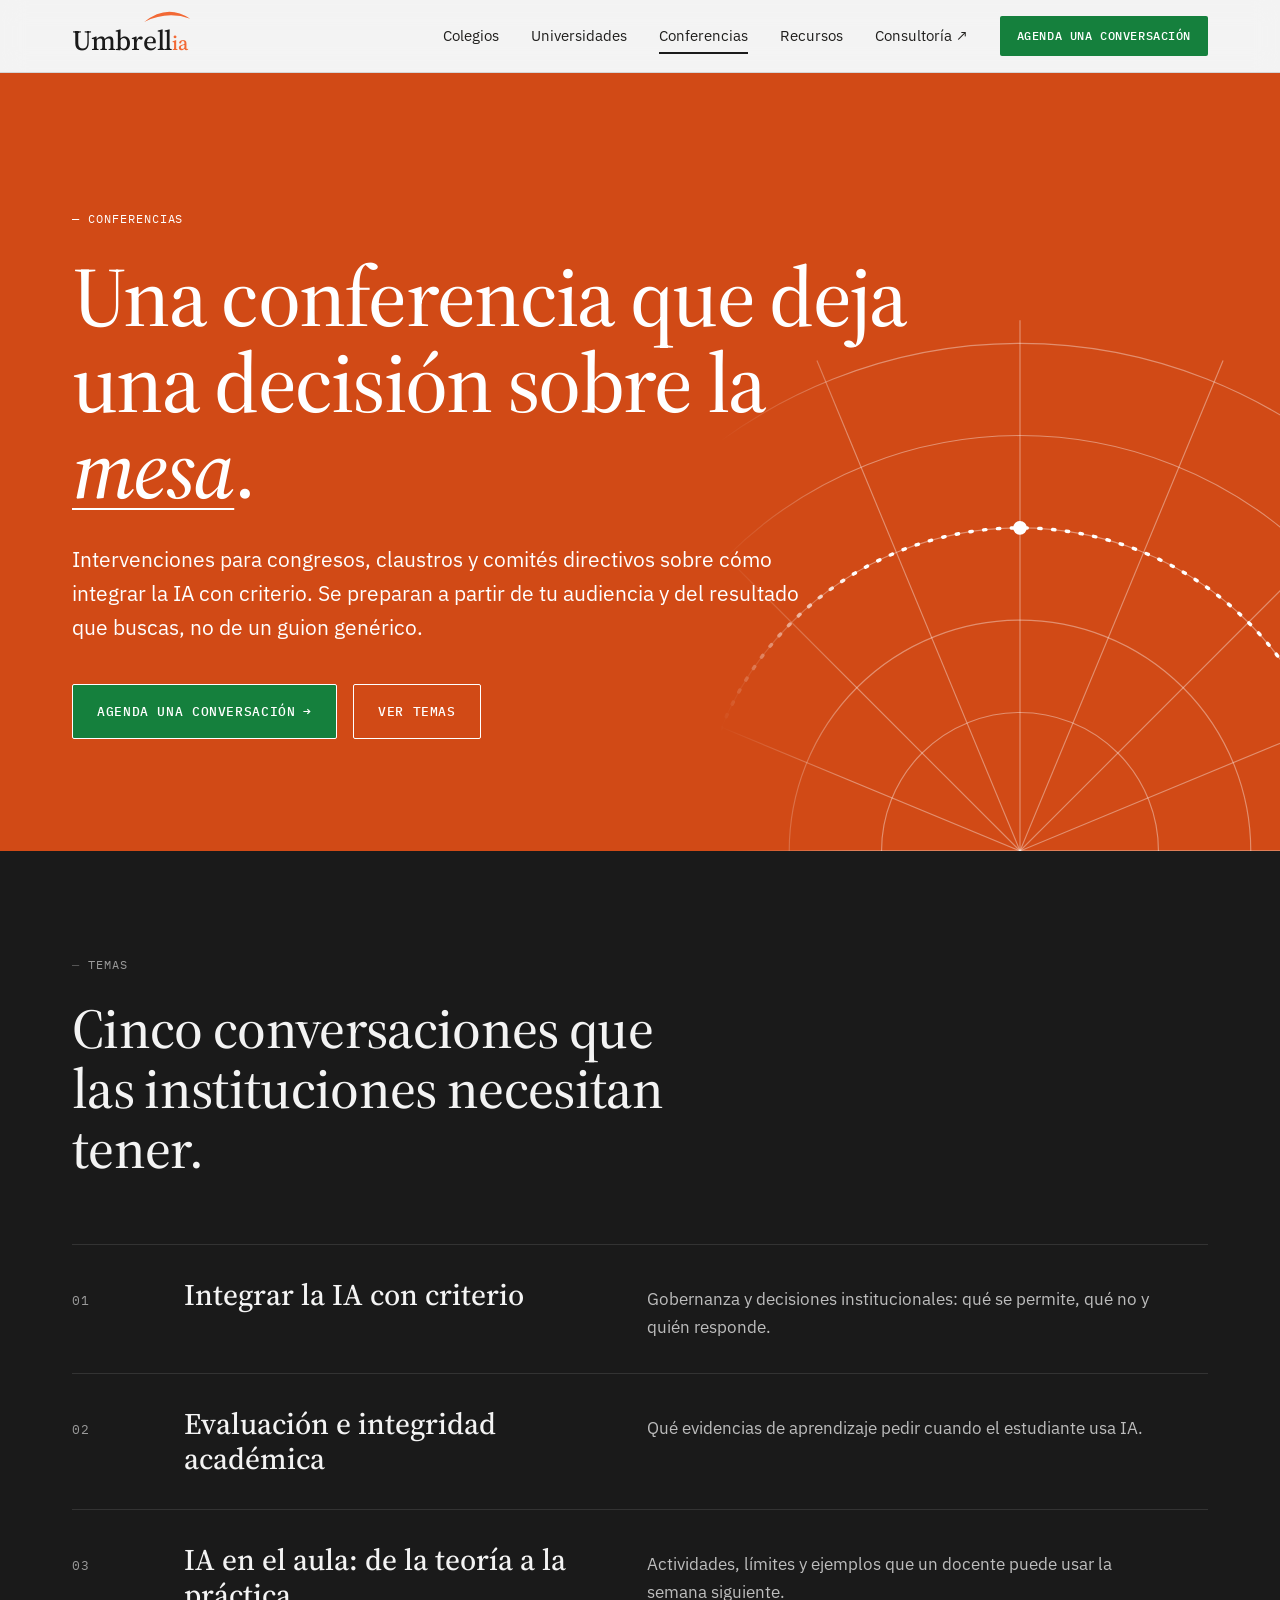
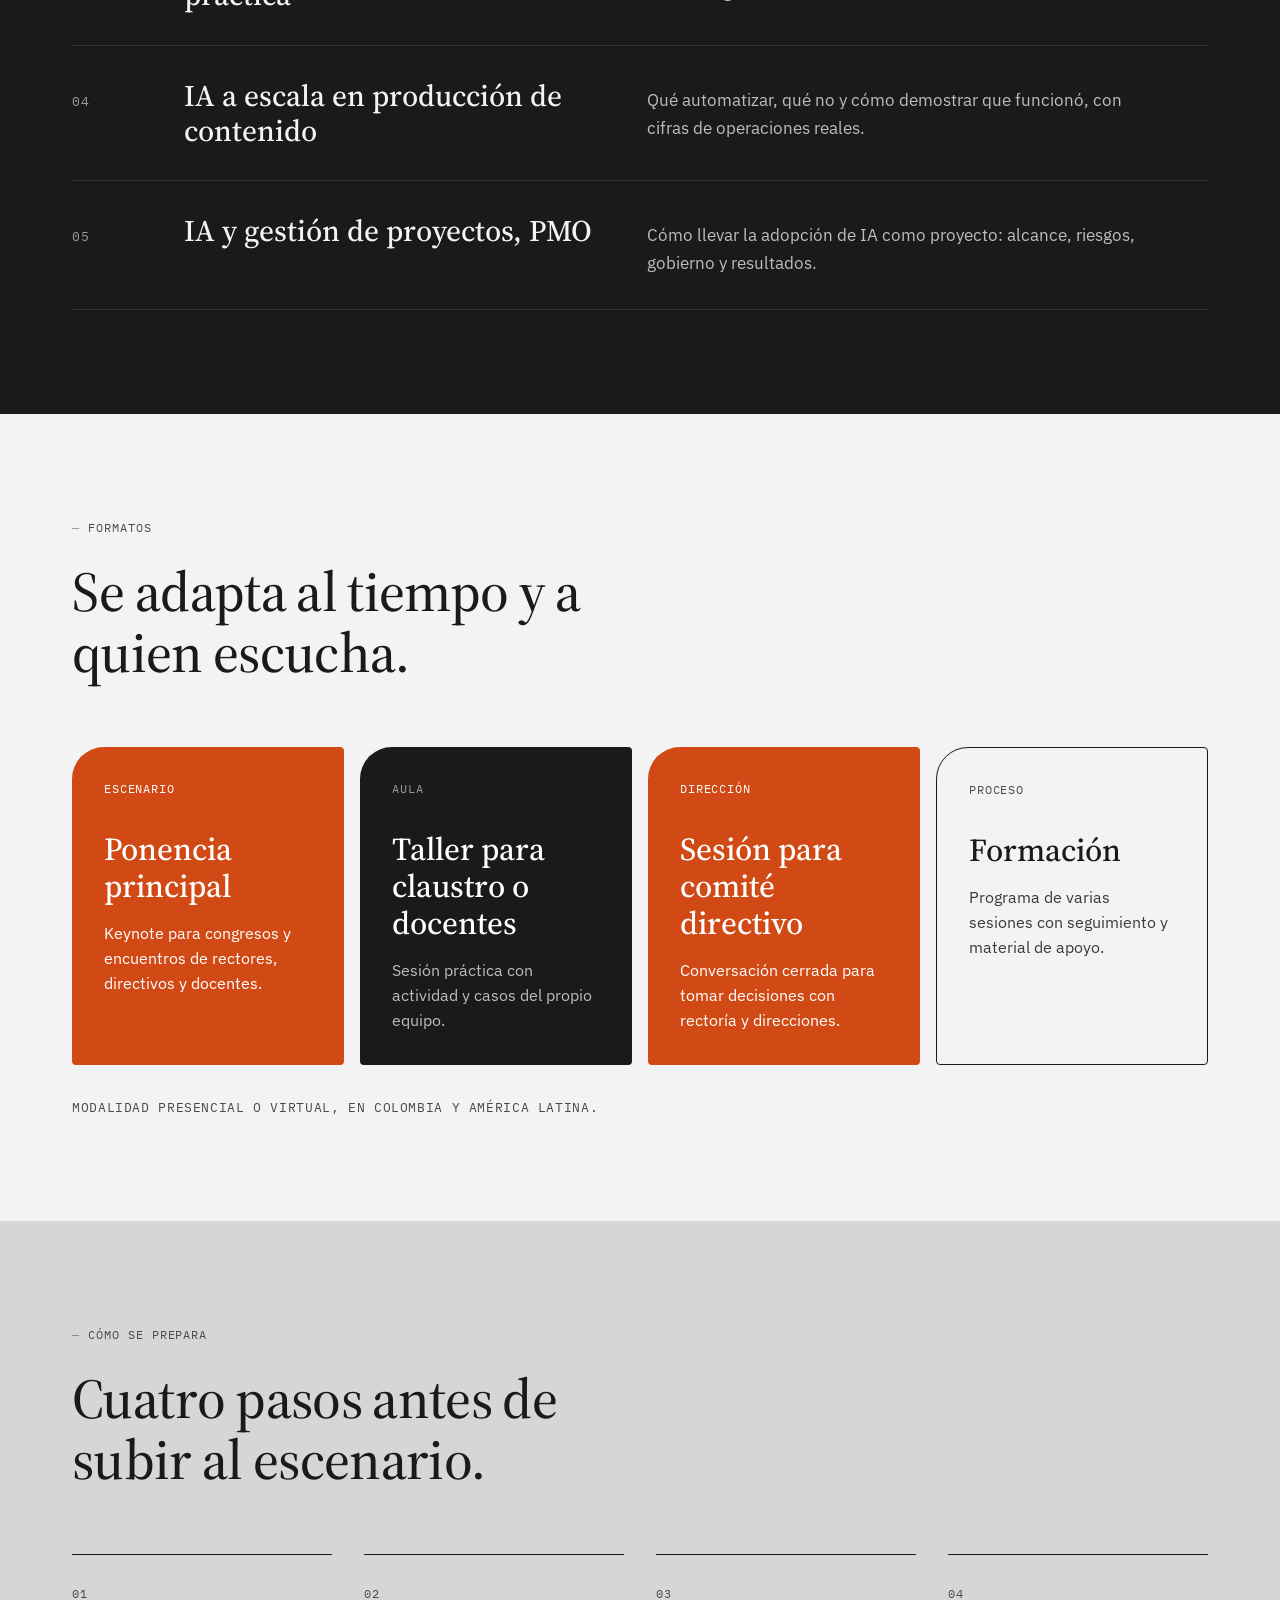
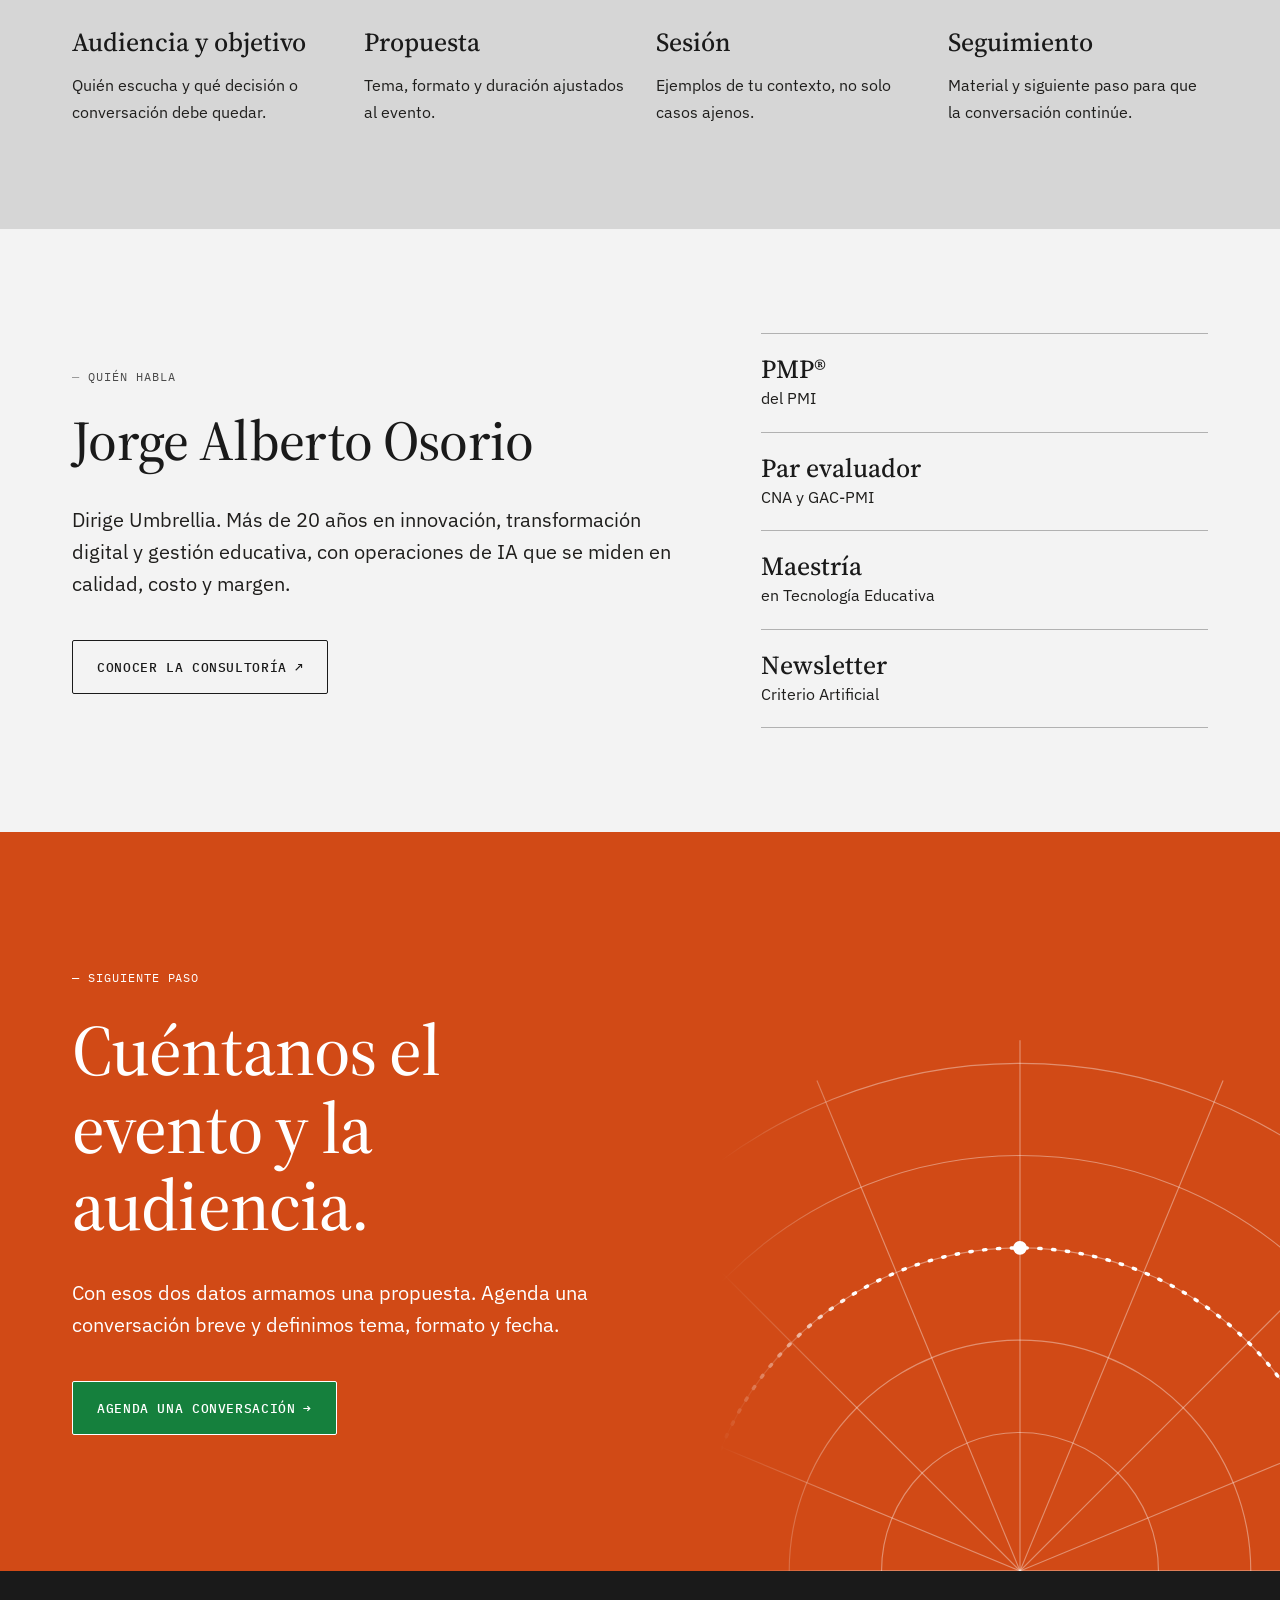
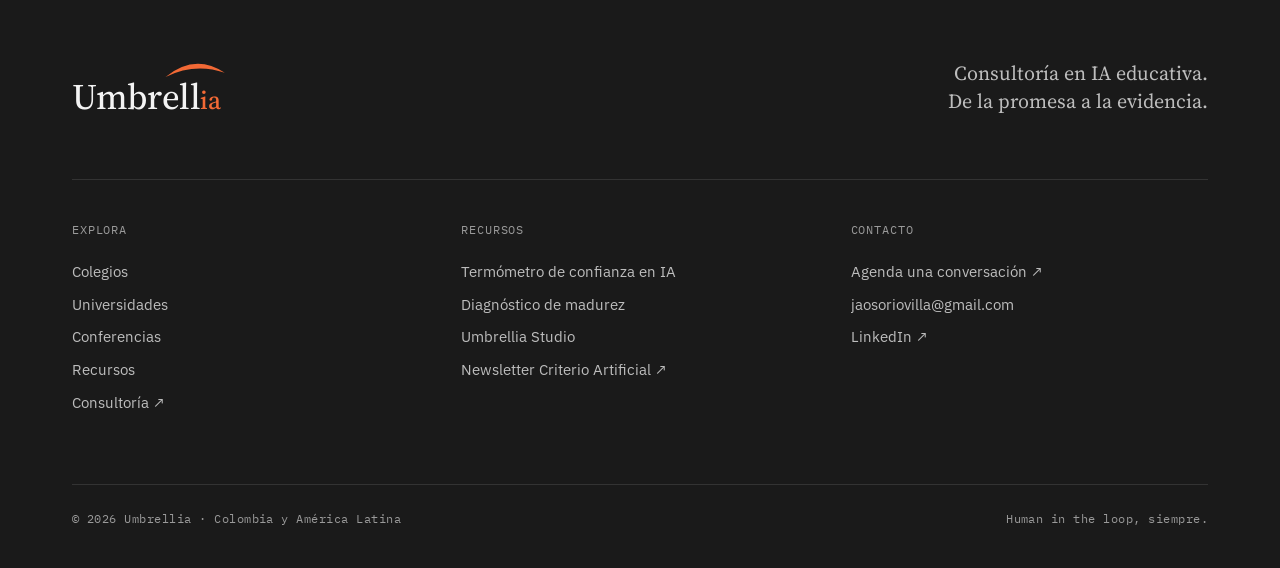
<file: conferencias.html>
<!doctype html>
<html lang="es-CO"><head>
<meta charset="utf-8"><meta name="viewport" content="width=device-width,initial-scale=1">
<title>Conferencias · Umbrellia</title>
<meta name="description" content="Ponencias, talleres y sesiones para comités directivos sobre integración de la IA con criterio en colegios y universidades.">
<meta property="og:title" content="Conferencias · Umbrellia"><meta property="og:description" content="Ponencias, talleres y sesiones para comités directivos sobre integración de la IA con criterio en colegios y universidades."><meta property="og:type" content="website"><meta property="og:url" content="https://umbrellia.co/conferencias"><meta property="og:locale" content="es_CO">
<meta name="theme-color" content="#1A1A1A">
<script>document.documentElement.classList.add("js")</script>
<link rel="canonical" href="https://umbrellia.co/conferencias">
<link rel="icon" href="data:image/svg+xml,%3Csvg xmlns='http://www.w3.org/2000/svg' viewBox='0 0 96 72'%3E%3Crect width='96' height='72' fill='%231A1A1A'/%3E%3Cpath d='M4 26Q46 -12 92 20Q48 2 4 26Z' fill='%23F26935'/%3E%3Ctext x='8' y='62' font-family='Georgia,serif' font-weight='500' font-size='52' fill='%23F3F3F3'%3Eia%3C/text%3E%3C/svg%3E">
<link rel="preconnect" href="https://fonts.googleapis.com"><link rel="preconnect" href="https://fonts.gstatic.com" crossorigin>
<link href="https://fonts.googleapis.com/css2?family=IBM+Plex+Mono:wght@400;500&family=IBM+Plex+Sans:wght@400;500;600&family=Source+Serif+4:ital,opsz,wght@0,8..60,400;0,8..60,500;0,8..60,600;1,8..60,400;1,8..60,500&display=swap" rel="stylesheet">
<link rel="stylesheet" href="/styles.css">
</head><body>
<a class="skip" href="#main">Saltar al contenido</a>
<header class="site"><div class="wrap nav">
<a class="brand" href="/" aria-label="Umbrellia, inicio"><span class="logo "><svg class="logo-arc" viewBox="0 0 90 34" aria-hidden="true"><path d="M2 26Q45 -9 88 20Q45 5 2 26Z" fill="#F26935"/></svg>Umbrell<span class="ia">ia</span></span></a>
<nav id="menu" aria-label="Principal"><a href="/colegios">Colegios</a><a href="/universidades">Universidades</a><a href="/conferencias" aria-current="page">Conferencias</a><a href="/recursos">Recursos</a><a class="ext" href="https://jorge.umbrellia.co/" target="_blank" rel="noopener">Consultoría <span aria-hidden="true">↗</span></a><a class="btn btn-sm nav-cta" href="https://calendar.app.google/jf774gias2NAN4Ur7" target="_blank" rel="noopener">Agenda una conversación</a></nav>
<button class="burger" id="burger" aria-expanded="false" aria-controls="menu" aria-label="Abrir menú"><span></span><span></span></button>
</div></header>
<main id="main">
<section class="blk blk-tinta hero"><div class="fan-wrap fan-right"><svg class="fan" viewBox="0 0 520 500" aria-hidden="true" focusable="false" preserveAspectRatio="xMidYMax meet"><g fill="none" stroke="rgba(255,255,255,.38)" stroke-width="1"><path d="M140 500 A120 120 0 0 1 380 500"/><path d="M60 500 A200 200 0 0 1 460 500"/><path d="M-20 500 A280 280 0 0 1 540 500"/><path d="M-100 500 A360 360 0 0 1 620 500"/><path d="M-180 500 A440 440 0 0 1 700 500"/><line x1="260" y1="500" x2="720.0" y2="500.0"/><line x1="260" y1="500" x2="685.0" y2="324.0"/><line x1="260" y1="500" x2="585.3" y2="174.7"/><line x1="260" y1="500" x2="436.0" y2="75.0"/><line x1="260" y1="500" x2="260.0" y2="40.0"/><line x1="260" y1="500" x2="84.0" y2="75.0"/><line x1="260" y1="500" x2="-65.3" y2="174.7"/><line x1="260" y1="500" x2="-165.0" y2="324.0"/><line x1="260" y1="500" x2="-200.0" y2="500.0"/></g><path d="M-20 500 A280 280 0 0 1 540 500" fill="none" stroke="#FFFFFF" stroke-width="3" stroke-linecap="round" stroke-dasharray="2 10"/><circle cx="260" cy="220" r="6" fill="#FFFFFF"/></svg></div><div class="wrap hero-grid"><div class="hero-copy">
<p class="eyebrow">Conferencias</p><h1 class="display">Una conferencia que deja una decisión sobre la <em>mesa</em>.</h1><p class="lede">Intervenciones para congresos, claustros y comités directivos sobre cómo integrar la IA con criterio. Se preparan a partir de tu audiencia y del resultado que buscas, no de un guion genérico.</p><div class="btns"><a class="btn btn-solid" href="https://calendar.app.google/jf774gias2NAN4Ur7" target="_blank" rel="noopener">Agenda una conversación <span aria-hidden="true">→</span></a><a class="btn btn-ghost" href="#temas">Ver temas</a></div></div></div></section><section class="blk blk-ink" id="temas"><div class="wrap"><p class="eyebrow">Temas</p><h2 class="title rv">Cinco conversaciones que las instituciones necesitan tener.</h2><div class="rows on-dark"><div class="row rv"><span class="num">01</span><h3>Integrar la IA con criterio</h3><p>Gobernanza y decisiones institucionales: qué se permite, qué no y quién responde.</p></div><div class="row rv"><span class="num">02</span><h3>Evaluación e integridad académica</h3><p>Qué evidencias de aprendizaje pedir cuando el estudiante usa IA.</p></div><div class="row rv"><span class="num">03</span><h3>IA en el aula: de la teoría a la práctica</h3><p>Actividades, límites y ejemplos que un docente puede usar la semana siguiente.</p></div><div class="row rv"><span class="num">04</span><h3>IA a escala en producción de contenido</h3><p>Qué automatizar, qué no y cómo demostrar que funcionó, con cifras de operaciones reales.</p></div><div class="row rv"><span class="num">05</span><h3>IA y gestión de proyectos, PMO</h3><p>Cómo llevar la adopción de IA como proyecto: alcance, riesgos, gobierno y resultados.</p></div></div></div></section><section class="blk blk-papel"><div class="wrap"><p class="eyebrow">Formatos</p><h2 class="title rv">Se adapta al tiempo y a quien escucha.</h2>
<div class="fmt">
<div class="tile t-niebla rv"><span class="tn">Escenario</span><h3>Ponencia principal</h3><p>Keynote para congresos y encuentros de rectores, directivos y docentes.</p></div>
<div class="tile t-tinta rv"><span class="tn">Aula</span><h3>Taller para claustro o docentes</h3><p>Sesión práctica con actividad y casos del propio equipo.</p></div>
<div class="tile t-gris rv"><span class="tn">Dirección</span><h3>Sesión para comité directivo</h3><p>Conversación cerrada para tomar decisiones con rectoría y direcciones.</p></div>
<div class="tile t-line rv"><span class="tn">Proceso</span><h3>Formación</h3><p>Programa de varias sesiones con seguimiento y material de apoyo.</p></div>
</div><p class="note rv">Modalidad presencial o virtual, en Colombia y América Latina.</p></div></section><section class="blk blk-niebla"><div class="wrap"><p class="eyebrow">Cómo se prepara</p><h2 class="title rv">Cuatro pasos antes de subir al escenario.</h2>
<div class="steps">
<div class="step rv"><span class="num">01</span><h3>Audiencia y objetivo</h3><p>Quién escucha y qué decisión o conversación debe quedar.</p></div>
<div class="step rv"><span class="num">02</span><h3>Propuesta</h3><p>Tema, formato y duración ajustados al evento.</p></div>
<div class="step rv"><span class="num">03</span><h3>Sesión</h3><p>Ejemplos de tu contexto, no solo casos ajenos.</p></div>
<div class="step rv"><span class="num">04</span><h3>Seguimiento</h3><p>Material y siguiente paso para que la conversación continúe.</p></div>
</div></div></section><section class="blk blk-papel about"><div class="wrap about-grid"><div><p class="eyebrow">Quién habla</p><h2 class="title rv">Jorge Alberto Osorio</h2>
<p class="lede rv">Dirige Umbrellia. Más de 20 años en innovación, transformación digital y gestión educativa, con operaciones de IA que se miden en calidad, costo y margen.</p>
<div class="btns rv"><a class="btn btn-ghost" href="https://jorge.umbrellia.co/" target="_blank" rel="noopener">Conocer la consultoría <span aria-hidden="true">↗</span></a></div></div>
<ul class="creds rv"><li><span>PMP®</span> del PMI</li><li><span>Par evaluador</span> CNA y GAC-PMI</li><li><span>Maestría</span> en Tecnología Educativa</li><li><span>Newsletter</span> Criterio Artificial</li></ul></div></section><section class="blk blk-tinta cta"><div class="fan-wrap fan-right"><svg class="fan" viewBox="0 0 520 500" aria-hidden="true" focusable="false" preserveAspectRatio="xMidYMax meet"><g fill="none" stroke="rgba(255,255,255,.38)" stroke-width="1"><path d="M140 500 A120 120 0 0 1 380 500"/><path d="M60 500 A200 200 0 0 1 460 500"/><path d="M-20 500 A280 280 0 0 1 540 500"/><path d="M-100 500 A360 360 0 0 1 620 500"/><path d="M-180 500 A440 440 0 0 1 700 500"/><line x1="260" y1="500" x2="720.0" y2="500.0"/><line x1="260" y1="500" x2="685.0" y2="324.0"/><line x1="260" y1="500" x2="585.3" y2="174.7"/><line x1="260" y1="500" x2="436.0" y2="75.0"/><line x1="260" y1="500" x2="260.0" y2="40.0"/><line x1="260" y1="500" x2="84.0" y2="75.0"/><line x1="260" y1="500" x2="-65.3" y2="174.7"/><line x1="260" y1="500" x2="-165.0" y2="324.0"/><line x1="260" y1="500" x2="-200.0" y2="500.0"/></g><path d="M-20 500 A280 280 0 0 1 540 500" fill="none" stroke="#FFFFFF" stroke-width="3" stroke-linecap="round" stroke-dasharray="2 10"/><circle cx="260" cy="220" r="6" fill="#FFFFFF"/></svg></div><div class="wrap">
<p class="eyebrow">Siguiente paso</p><h2 class="title rv">Cuéntanos el evento y la audiencia.</h2><p class="lede rv">Con esos dos datos armamos una propuesta. Agenda una conversación breve y definimos tema, formato y fecha.</p>
<div class="btns rv"><a class="btn btn-inv" href="https://calendar.app.google/jf774gias2NAN4Ur7" target="_blank" rel="noopener">Agenda una conversación <span aria-hidden="true">→</span></a></div></div></section>
</main>
<footer class="site blk-ink"><div class="wrap">
<div class="foot-top"><a class="brand" href="/" aria-label="Umbrellia, inicio"><span class="logo on-dark"><svg class="logo-arc" viewBox="0 0 90 34" aria-hidden="true"><path d="M2 26Q45 -9 88 20Q45 5 2 26Z" fill="#F26935"/></svg>Umbrell<span class="ia">ia</span></span></a>
<p class="foot-tag">Consultoría en IA educativa.<br>De la promesa a la evidencia.</p></div>
<div class="foot-grid">
<div><h5>Explora</h5><a href="/colegios">Colegios</a><a href="/universidades">Universidades</a><a href="/conferencias">Conferencias</a><a href="/recursos">Recursos</a><a href="https://jorge.umbrellia.co/" target="_blank" rel="noopener">Consultoría ↗</a></div>
<div><h5>Recursos</h5><a href="https://confianza.umbrellia.co">Termómetro de confianza en IA</a><a href="https://umbrellia-pipeline.vercel.app/diagnostico.html">Diagnóstico de madurez</a><a href="https://estudio.umbrellia.co">Umbrellia Studio</a><a href="https://www.linkedin.com/newsletters/7080287529656045568" target="_blank" rel="noopener">Newsletter Criterio Artificial ↗</a></div>
<div><h5>Contacto</h5><a href="https://calendar.app.google/jf774gias2NAN4Ur7" target="_blank" rel="noopener">Agenda una conversación ↗</a><a href="mailto:jaosoriovilla@gmail.com">jaosoriovilla@gmail.com</a><a href="https://www.linkedin.com/in/jorge-alberto-osorio-villa-48804627/" target="_blank" rel="noopener">LinkedIn ↗</a></div>
</div>
<div class="foot-bottom"><span>© 2026 Umbrellia · Colombia y América Latina</span><span>Human in the loop, siempre.</span></div>
</div></footer>
<script src="/site.js" defer></script>
</body></html>
</file>
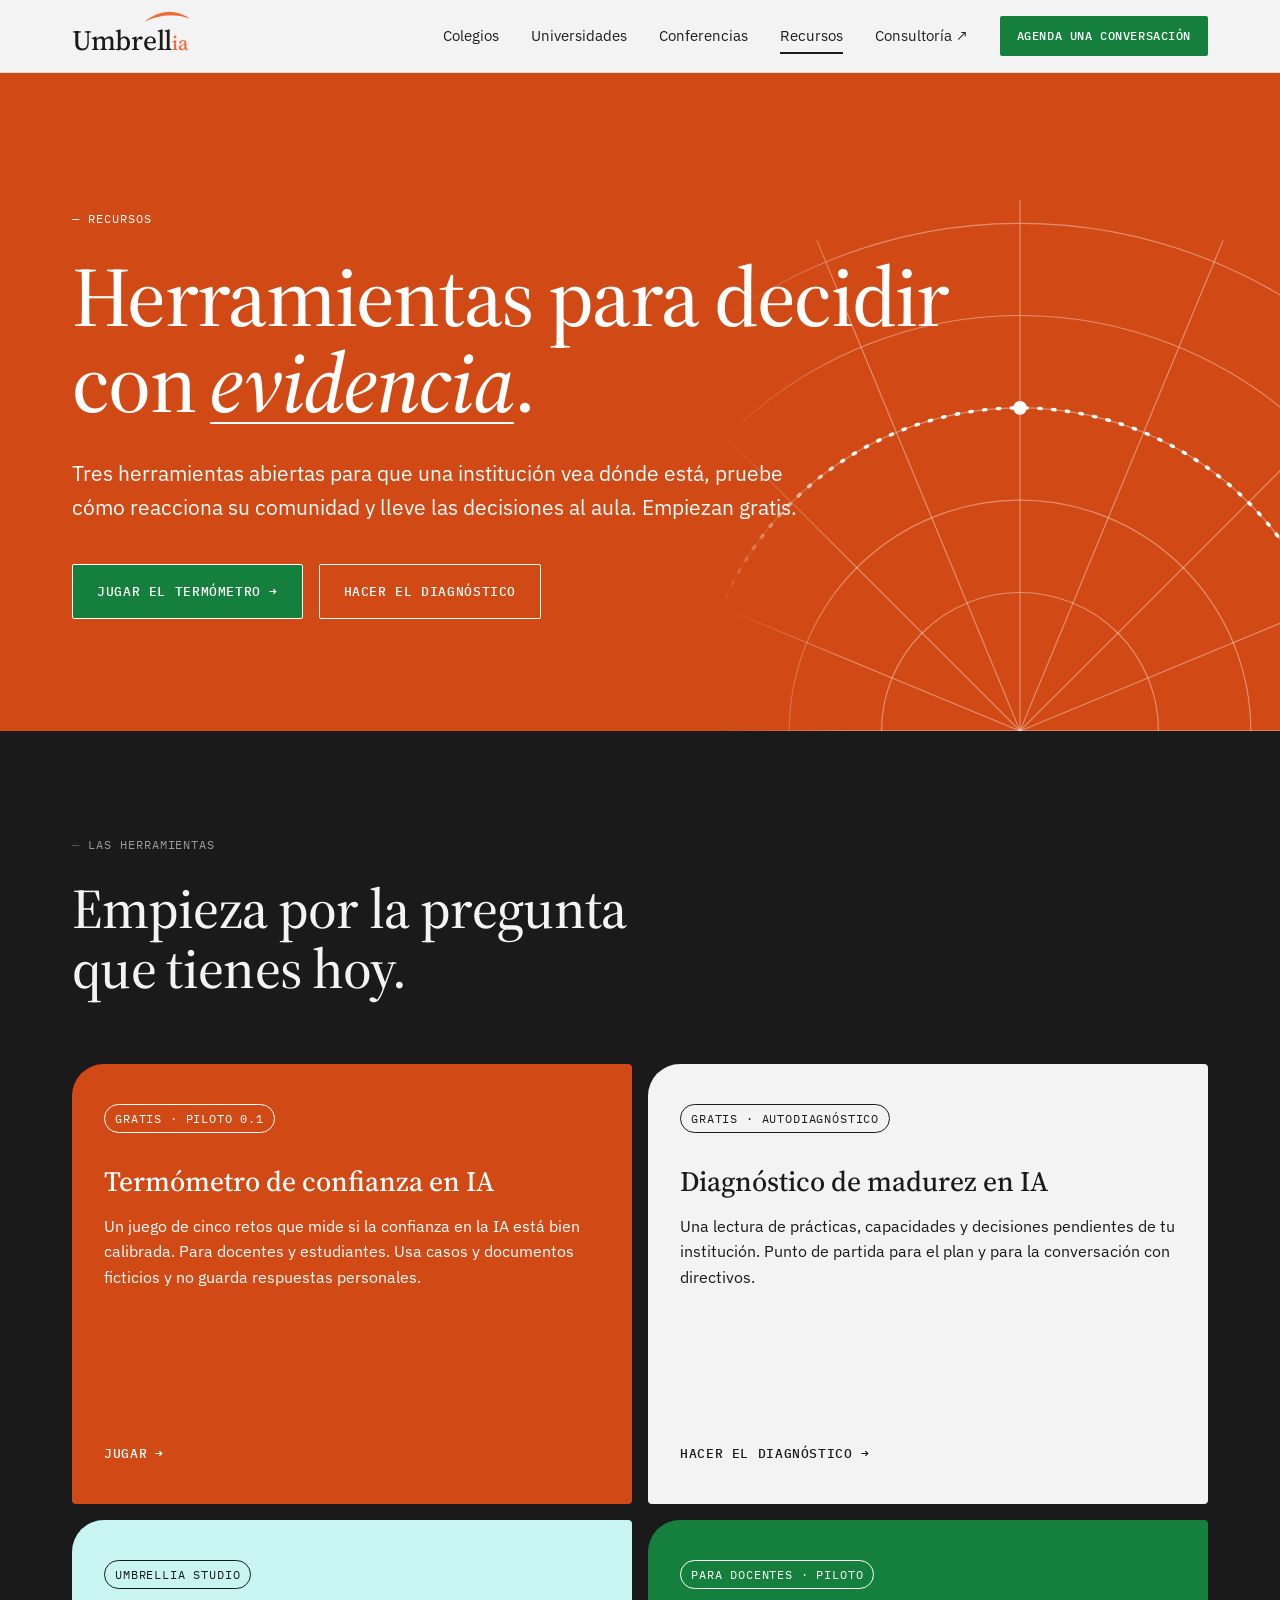
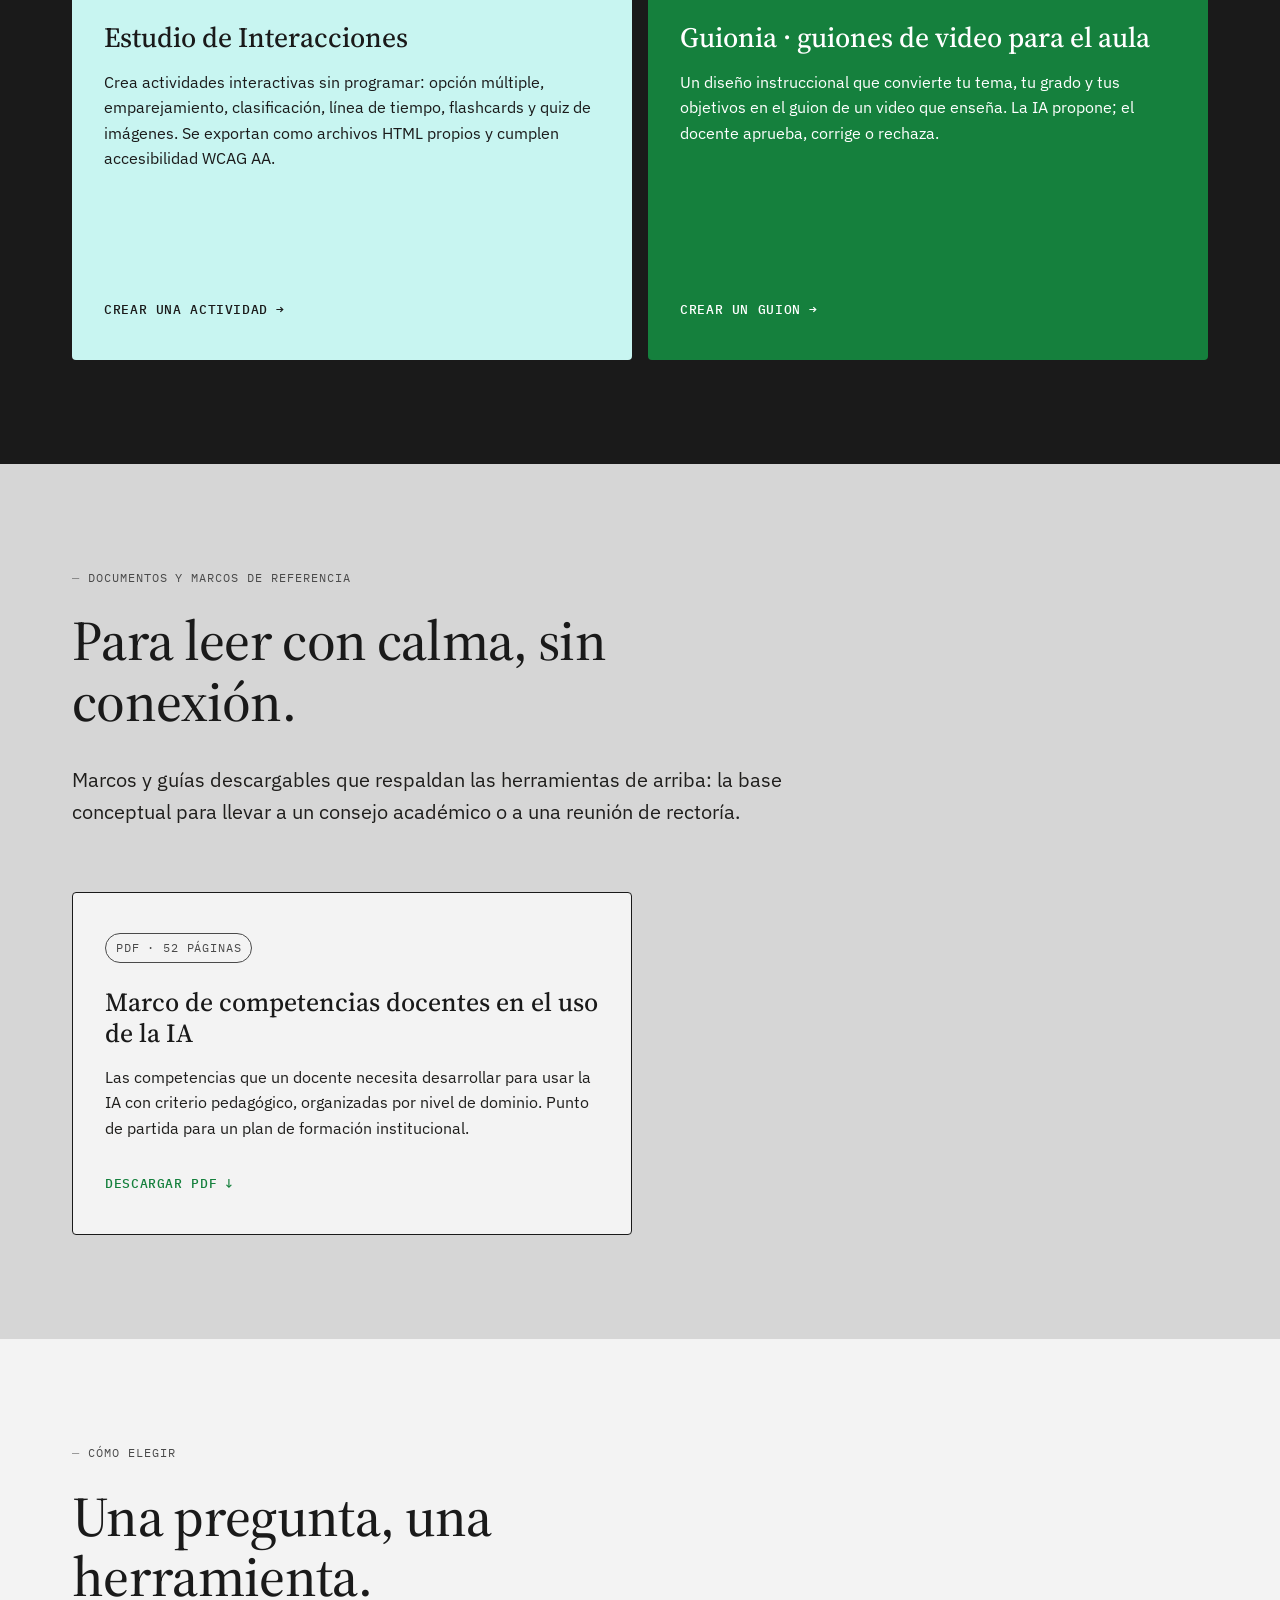
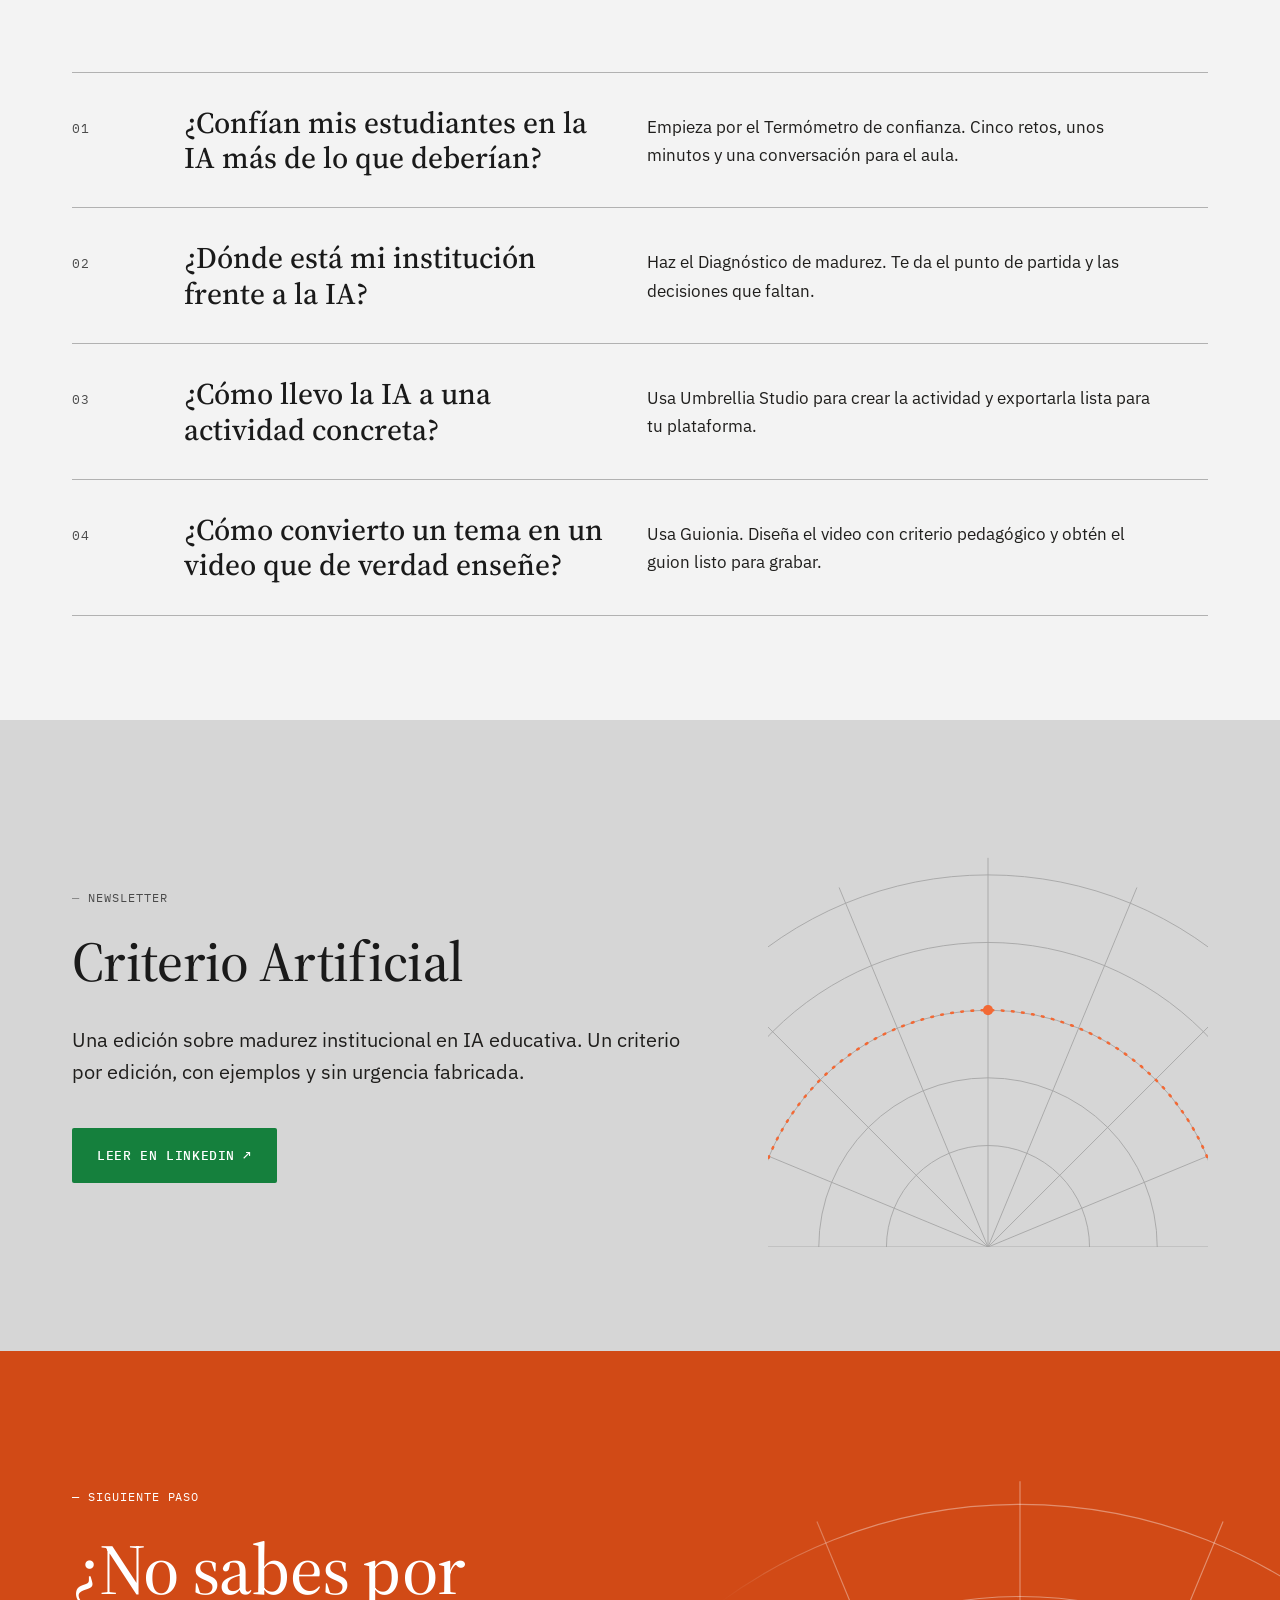
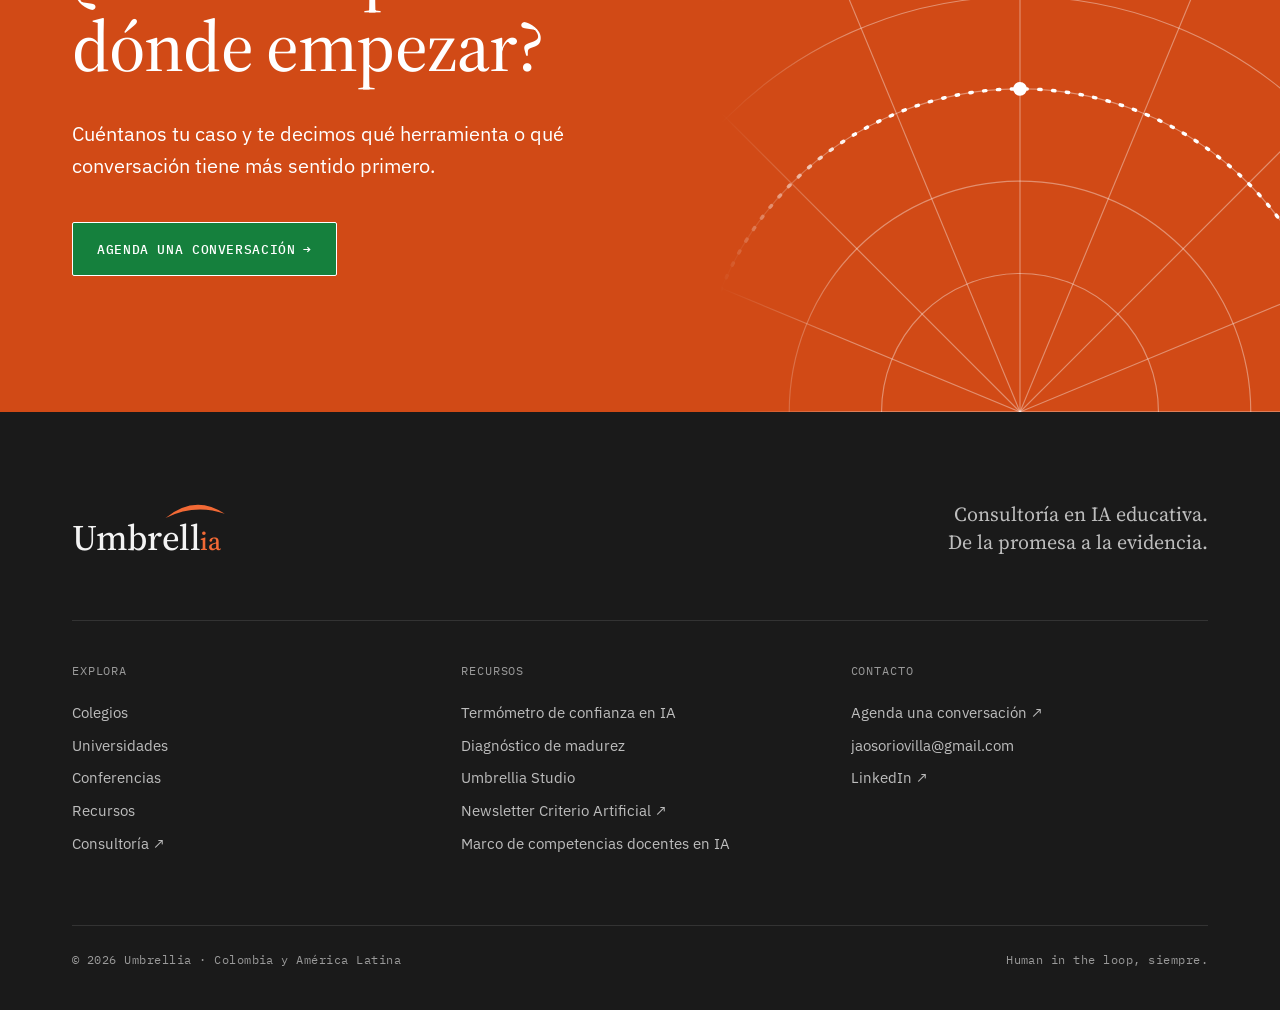
<file: recursos.html>
<!doctype html>
<html lang="es-CO"><head>
<meta charset="utf-8"><meta name="viewport" content="width=device-width,initial-scale=1">
<title>Recursos · Umbrellia</title>
<meta name="description" content="Termómetro de confianza en IA, Diagnóstico de madurez y Umbrellia Studio: herramientas para decidir con evidencia sobre IA en educación.">
<meta property="og:title" content="Recursos · Umbrellia"><meta property="og:description" content="Termómetro de confianza en IA, Diagnóstico de madurez y Umbrellia Studio: herramientas para decidir con evidencia sobre IA en educación."><meta property="og:type" content="website"><meta property="og:url" content="https://umbrellia.co/recursos"><meta property="og:locale" content="es_CO">
<meta name="theme-color" content="#1A1A1A">
<script>document.documentElement.classList.add("js")</script>
<link rel="canonical" href="https://umbrellia.co/recursos">
<link rel="icon" href="data:image/svg+xml,%3Csvg xmlns='http://www.w3.org/2000/svg' viewBox='0 0 96 72'%3E%3Crect width='96' height='72' fill='%231A1A1A'/%3E%3Cpath d='M4 26Q46 -12 92 20Q48 2 4 26Z' fill='%23F26935'/%3E%3Ctext x='8' y='62' font-family='Georgia,serif' font-weight='500' font-size='52' fill='%23F3F3F3'%3Eia%3C/text%3E%3C/svg%3E">
<link rel="preconnect" href="https://fonts.googleapis.com"><link rel="preconnect" href="https://fonts.gstatic.com" crossorigin>
<link href="https://fonts.googleapis.com/css2?family=IBM+Plex+Mono:wght@400;500&family=IBM+Plex+Sans:wght@400;500;600&family=Source+Serif+4:ital,opsz,wght@0,8..60,400;0,8..60,500;0,8..60,600;1,8..60,400;1,8..60,500&display=swap" rel="stylesheet">
<link rel="stylesheet" href="/styles.css">
</head><body>
<a class="skip" href="#main">Saltar al contenido</a>
<header class="site"><div class="wrap nav">
<a class="brand" href="/" aria-label="Umbrellia, inicio"><span class="logo "><svg class="logo-arc" viewBox="0 0 90 34" aria-hidden="true"><path d="M2 26Q45 -9 88 20Q45 5 2 26Z" fill="#F26935"/></svg>Umbrell<span class="ia">ia</span></span></a>
<nav id="menu" aria-label="Principal"><a href="/colegios">Colegios</a><a href="/universidades">Universidades</a><a href="/conferencias">Conferencias</a><a href="/recursos" aria-current="page">Recursos</a><a class="ext" href="https://jorge.umbrellia.co/" target="_blank" rel="noopener">Consultoría <span aria-hidden="true">↗</span></a><a class="btn btn-sm nav-cta" href="https://calendar.app.google/jf774gias2NAN4Ur7" target="_blank" rel="noopener">Agenda una conversación</a></nav>
<button class="burger" id="burger" aria-expanded="false" aria-controls="menu" aria-label="Abrir menú"><span></span><span></span></button>
</div></header>
<main id="main">
<section class="blk blk-tinta hero"><div class="fan-wrap fan-right"><svg class="fan" viewBox="0 0 520 500" aria-hidden="true" focusable="false" preserveAspectRatio="xMidYMax meet"><g fill="none" stroke="rgba(255,255,255,.38)" stroke-width="1"><path d="M140 500 A120 120 0 0 1 380 500"/><path d="M60 500 A200 200 0 0 1 460 500"/><path d="M-20 500 A280 280 0 0 1 540 500"/><path d="M-100 500 A360 360 0 0 1 620 500"/><path d="M-180 500 A440 440 0 0 1 700 500"/><line x1="260" y1="500" x2="720.0" y2="500.0"/><line x1="260" y1="500" x2="685.0" y2="324.0"/><line x1="260" y1="500" x2="585.3" y2="174.7"/><line x1="260" y1="500" x2="436.0" y2="75.0"/><line x1="260" y1="500" x2="260.0" y2="40.0"/><line x1="260" y1="500" x2="84.0" y2="75.0"/><line x1="260" y1="500" x2="-65.3" y2="174.7"/><line x1="260" y1="500" x2="-165.0" y2="324.0"/><line x1="260" y1="500" x2="-200.0" y2="500.0"/></g><path d="M-20 500 A280 280 0 0 1 540 500" fill="none" stroke="#FFFFFF" stroke-width="3" stroke-linecap="round" stroke-dasharray="2 10"/><circle cx="260" cy="220" r="6" fill="#FFFFFF"/></svg></div><div class="wrap hero-grid"><div class="hero-copy">
<p class="eyebrow">Recursos</p><h1 class="display">Herramientas para decidir con <em>evidencia</em>.</h1><p class="lede">Tres herramientas abiertas para que una institución vea dónde está, pruebe cómo reacciona su comunidad y lleve las decisiones al aula. Empiezan gratis.</p><div class="btns"><a class="btn btn-solid" href="https://confianza.umbrellia.co">Jugar el Termómetro <span aria-hidden="true">→</span></a><a class="btn btn-ghost" href="https://umbrellia-pipeline.vercel.app/diagnostico.html">Hacer el diagnóstico</a></div></div></div></section><section class="blk blk-ink"><div class="wrap"><p class="eyebrow">Las herramientas</p><h2 class="title rv">Empieza por la pregunta que tienes hoy.</h2>
<div class="res">
<a class="rcard rc-niebla rv" href="https://confianza.umbrellia.co"><span class="tag">Gratis · Piloto 0.1</span><h3>Termómetro de confianza en IA</h3><p>Un juego de cinco retos que mide si la confianza en la IA está bien calibrada. Para docentes y estudiantes. Usa casos y documentos ficticios y no guarda respuestas personales.</p><span class="go">Jugar <i aria-hidden="true">→</i></span></a>
<a class="rcard rc-papel rv" href="https://umbrellia-pipeline.vercel.app/diagnostico.html"><span class="tag">Gratis · Autodiagnóstico</span><h3>Diagnóstico de madurez en IA</h3><p>Una lectura de prácticas, capacidades y decisiones pendientes de tu institución. Punto de partida para el plan y para la conversación con directivos.</p><span class="go">Hacer el diagnóstico <i aria-hidden="true">→</i></span></a>
<a class="rcard rc-menta rv" href="https://estudio.umbrellia.co"><span class="tag">Umbrellia Studio</span><h3>Estudio de Interacciones</h3><p>Crea actividades interactivas sin programar: opción múltiple, emparejamiento, clasificación, línea de tiempo, flashcards y quiz de imágenes. Se exportan como archivos HTML propios y cumplen accesibilidad WCAG AA.</p><span class="go">Crear una actividad <i aria-hidden="true">→</i></span></a>
<a class="rcard rc-verde rv" href="https://guionia.umbrellia.co"><span class="tag">Para docentes · Piloto</span><h3>Guionia · guiones de video para el aula</h3><p>Un diseño instruccional que convierte tu tema, tu grado y tus objetivos en el guion de un video que enseña. La IA propone; el docente aprueba, corrige o rechaza.</p><span class="go">Crear un guion <i aria-hidden="true">→</i></span></a>
</div></div></section><section class="blk blk-niebla"><div class="wrap">
<p class="eyebrow">Documentos y marcos de referencia</p><h2 class="title rv">Para leer con calma, sin conexión.</h2><p class="lede rv">Marcos y guías descargables que respaldan las herramientas de arriba: la base conceptual para llevar a un consejo académico o a una reunión de rectoría.</p>
<div class="docs">
<a class="dcard rv" href="https://raw.githubusercontent.com/jaosoriovilla/UmbrelliaWeb/main/documentos/marco-competencias-docentes-en-ia.pdf" download><span class="dtag">PDF · 52 páginas</span><h3>Marco de competencias docentes en el uso de la IA</h3><p>Las competencias que un docente necesita desarrollar para usar la IA con criterio pedagógico, organizadas por nivel de dominio. Punto de partida para un plan de formación institucional.</p><span class="dl">Descargar PDF <i aria-hidden="true">↓</i></span></a>
</div>
</div></section><section class="blk blk-papel"><div class="wrap"><p class="eyebrow">Cómo elegir</p><h2 class="title rv">Una pregunta, una herramienta.</h2><div class="rows"><div class="row rv"><span class="num">01</span><h3>¿Confían mis estudiantes en la IA más de lo que deberían?</h3><p>Empieza por el Termómetro de confianza. Cinco retos, unos minutos y una conversación para el aula.</p></div><div class="row rv"><span class="num">02</span><h3>¿Dónde está mi institución frente a la IA?</h3><p>Haz el Diagnóstico de madurez. Te da el punto de partida y las decisiones que faltan.</p></div><div class="row rv"><span class="num">03</span><h3>¿Cómo llevo la IA a una actividad concreta?</h3><p>Usa Umbrellia Studio para crear la actividad y exportarla lista para tu plataforma.</p></div><div class="row rv"><span class="num">04</span><h3>¿Cómo convierto un tema en un video que de verdad enseñe?</h3><p>Usa Guionia. Diseña el video con criterio pedagógico y obtén el guion listo para grabar.</p></div></div></div></section><section class="blk blk-niebla about"><div class="wrap about-grid"><div><p class="eyebrow">Newsletter</p><h2 class="title rv">Criterio Artificial</h2>
<p class="lede rv">Una edición sobre madurez institucional en IA educativa. Un criterio por edición, con ejemplos y sin urgencia fabricada.</p>
<div class="btns rv"><a class="btn btn-solid" href="https://www.linkedin.com/newsletters/7080287529656045568" target="_blank" rel="noopener">Leer en LinkedIn <span aria-hidden="true">↗</span></a></div></div>
<div class="fan-wrap fan-inline"><svg class="fan" viewBox="0 0 520 500" aria-hidden="true" focusable="false" preserveAspectRatio="xMidYMax meet"><g fill="none" stroke="#A3A3A3" stroke-width="1"><path d="M140 500 A120 120 0 0 1 380 500"/><path d="M60 500 A200 200 0 0 1 460 500"/><path d="M-20 500 A280 280 0 0 1 540 500"/><path d="M-100 500 A360 360 0 0 1 620 500"/><path d="M-180 500 A440 440 0 0 1 700 500"/><line x1="260" y1="500" x2="720.0" y2="500.0"/><line x1="260" y1="500" x2="685.0" y2="324.0"/><line x1="260" y1="500" x2="585.3" y2="174.7"/><line x1="260" y1="500" x2="436.0" y2="75.0"/><line x1="260" y1="500" x2="260.0" y2="40.0"/><line x1="260" y1="500" x2="84.0" y2="75.0"/><line x1="260" y1="500" x2="-65.3" y2="174.7"/><line x1="260" y1="500" x2="-165.0" y2="324.0"/><line x1="260" y1="500" x2="-200.0" y2="500.0"/></g><path d="M-20 500 A280 280 0 0 1 540 500" fill="none" stroke="#F26935" stroke-width="3" stroke-linecap="round" stroke-dasharray="2 10"/><circle cx="260" cy="220" r="6" fill="#F26935"/></svg></div></div></section><section class="blk blk-tinta cta"><div class="fan-wrap fan-right"><svg class="fan" viewBox="0 0 520 500" aria-hidden="true" focusable="false" preserveAspectRatio="xMidYMax meet"><g fill="none" stroke="rgba(255,255,255,.38)" stroke-width="1"><path d="M140 500 A120 120 0 0 1 380 500"/><path d="M60 500 A200 200 0 0 1 460 500"/><path d="M-20 500 A280 280 0 0 1 540 500"/><path d="M-100 500 A360 360 0 0 1 620 500"/><path d="M-180 500 A440 440 0 0 1 700 500"/><line x1="260" y1="500" x2="720.0" y2="500.0"/><line x1="260" y1="500" x2="685.0" y2="324.0"/><line x1="260" y1="500" x2="585.3" y2="174.7"/><line x1="260" y1="500" x2="436.0" y2="75.0"/><line x1="260" y1="500" x2="260.0" y2="40.0"/><line x1="260" y1="500" x2="84.0" y2="75.0"/><line x1="260" y1="500" x2="-65.3" y2="174.7"/><line x1="260" y1="500" x2="-165.0" y2="324.0"/><line x1="260" y1="500" x2="-200.0" y2="500.0"/></g><path d="M-20 500 A280 280 0 0 1 540 500" fill="none" stroke="#FFFFFF" stroke-width="3" stroke-linecap="round" stroke-dasharray="2 10"/><circle cx="260" cy="220" r="6" fill="#FFFFFF"/></svg></div><div class="wrap">
<p class="eyebrow">Siguiente paso</p><h2 class="title rv">¿No sabes por dónde empezar?</h2><p class="lede rv">Cuéntanos tu caso y te decimos qué herramienta o qué conversación tiene más sentido primero.</p>
<div class="btns rv"><a class="btn btn-inv" href="https://calendar.app.google/jf774gias2NAN4Ur7" target="_blank" rel="noopener">Agenda una conversación <span aria-hidden="true">→</span></a></div></div></section>
</main>
<footer class="site blk-ink"><div class="wrap">
<div class="foot-top"><a class="brand" href="/" aria-label="Umbrellia, inicio"><span class="logo on-dark"><svg class="logo-arc" viewBox="0 0 90 34" aria-hidden="true"><path d="M2 26Q45 -9 88 20Q45 5 2 26Z" fill="#F26935"/></svg>Umbrell<span class="ia">ia</span></span></a>
<p class="foot-tag">Consultoría en IA educativa.<br>De la promesa a la evidencia.</p></div>
<div class="foot-grid">
<div><h5>Explora</h5><a href="/colegios">Colegios</a><a href="/universidades">Universidades</a><a href="/conferencias">Conferencias</a><a href="/recursos">Recursos</a><a href="https://jorge.umbrellia.co/" target="_blank" rel="noopener">Consultoría ↗</a></div>
<div><h5>Recursos</h5><a href="https://confianza.umbrellia.co">Termómetro de confianza en IA</a><a href="https://umbrellia-pipeline.vercel.app/diagnostico.html">Diagnóstico de madurez</a><a href="https://estudio.umbrellia.co">Umbrellia Studio</a><a href="https://www.linkedin.com/newsletters/7080287529656045568" target="_blank" rel="noopener">Newsletter Criterio Artificial ↗</a><a href="https://raw.githubusercontent.com/jaosoriovilla/UmbrelliaWeb/main/documentos/marco-competencias-docentes-en-ia.pdf" download>Marco de competencias docentes en IA</a></div>
<div><h5>Contacto</h5><a href="https://calendar.app.google/jf774gias2NAN4Ur7" target="_blank" rel="noopener">Agenda una conversación ↗</a><a href="mailto:jaosoriovilla@gmail.com">jaosoriovilla@gmail.com</a><a href="https://www.linkedin.com/in/jorge-alberto-osorio-villa-48804627/" target="_blank" rel="noopener">LinkedIn ↗</a></div>
</div>
<div class="foot-bottom"><span>© 2026 Umbrellia · Colombia y América Latina</span><span>Human in the loop, siempre.</span></div>
</div></footer>
<script src="/site.js" defer></script>
</body></html>
</file>
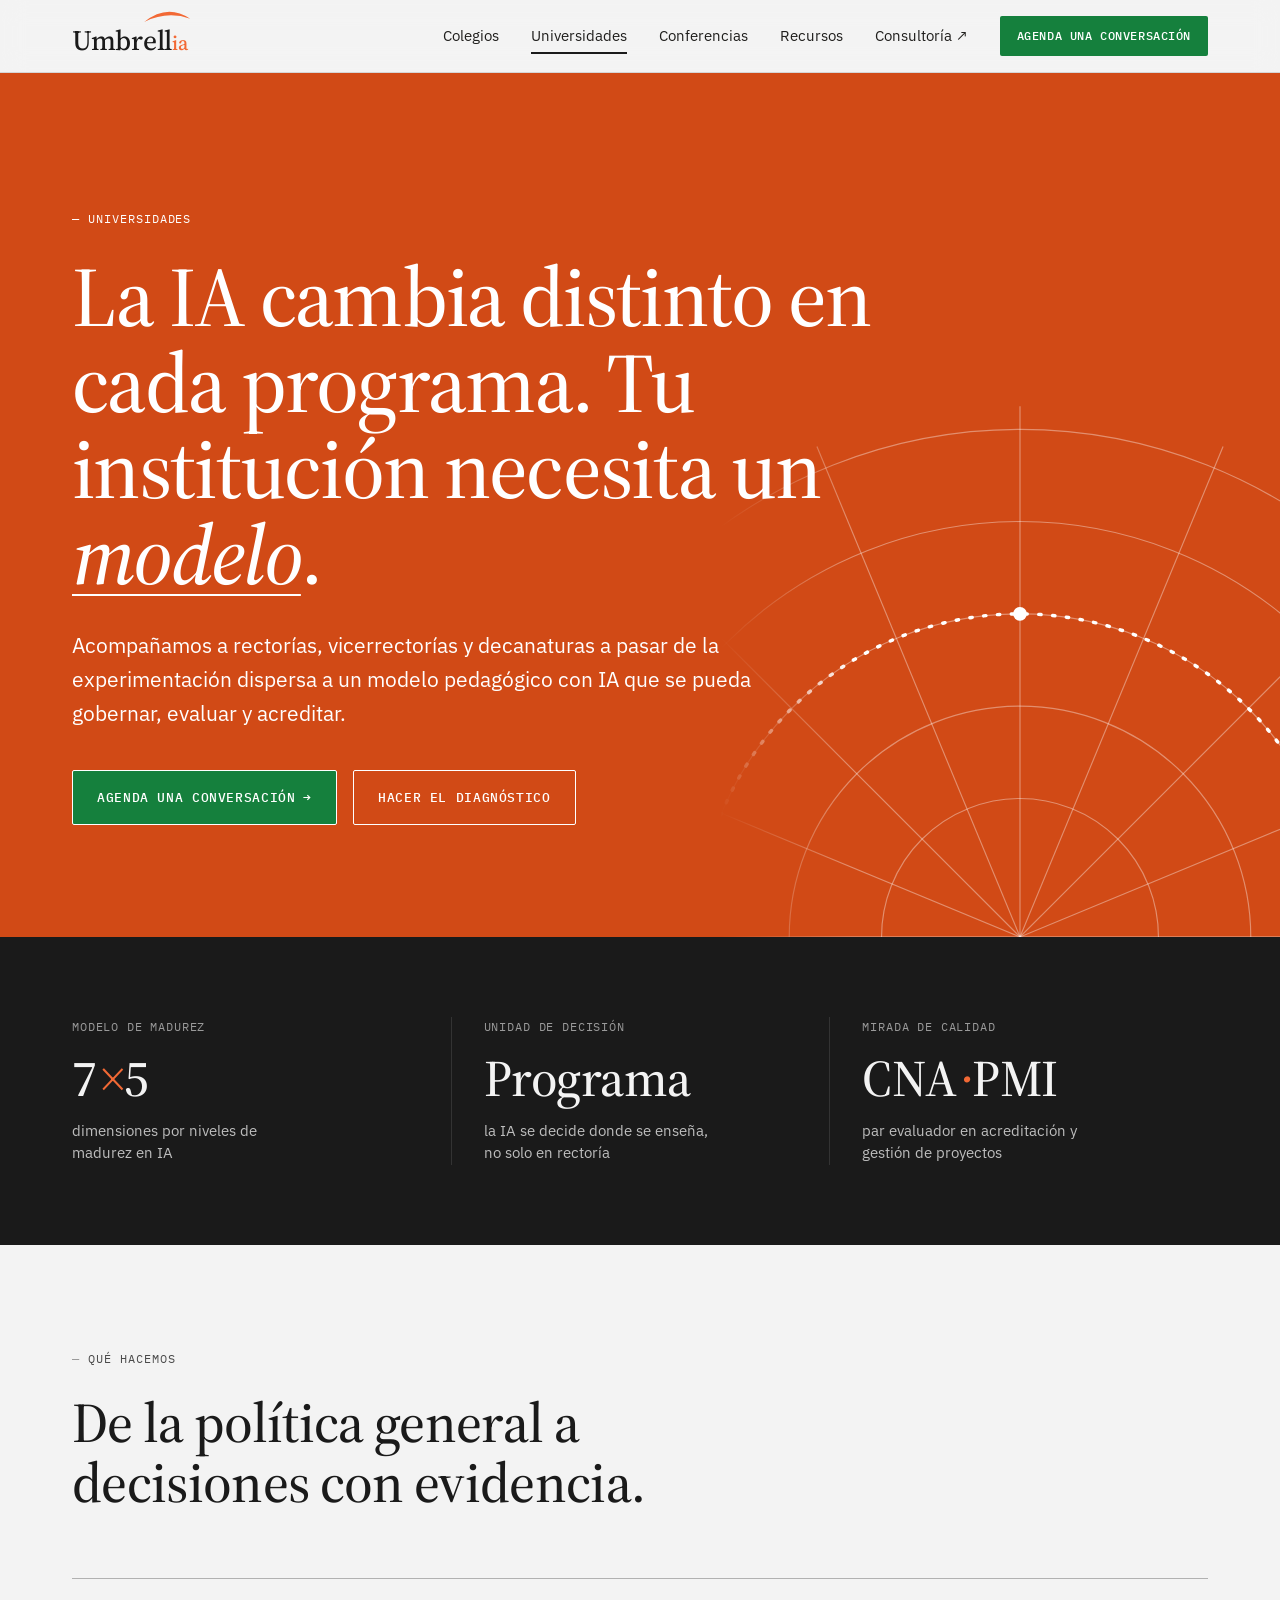
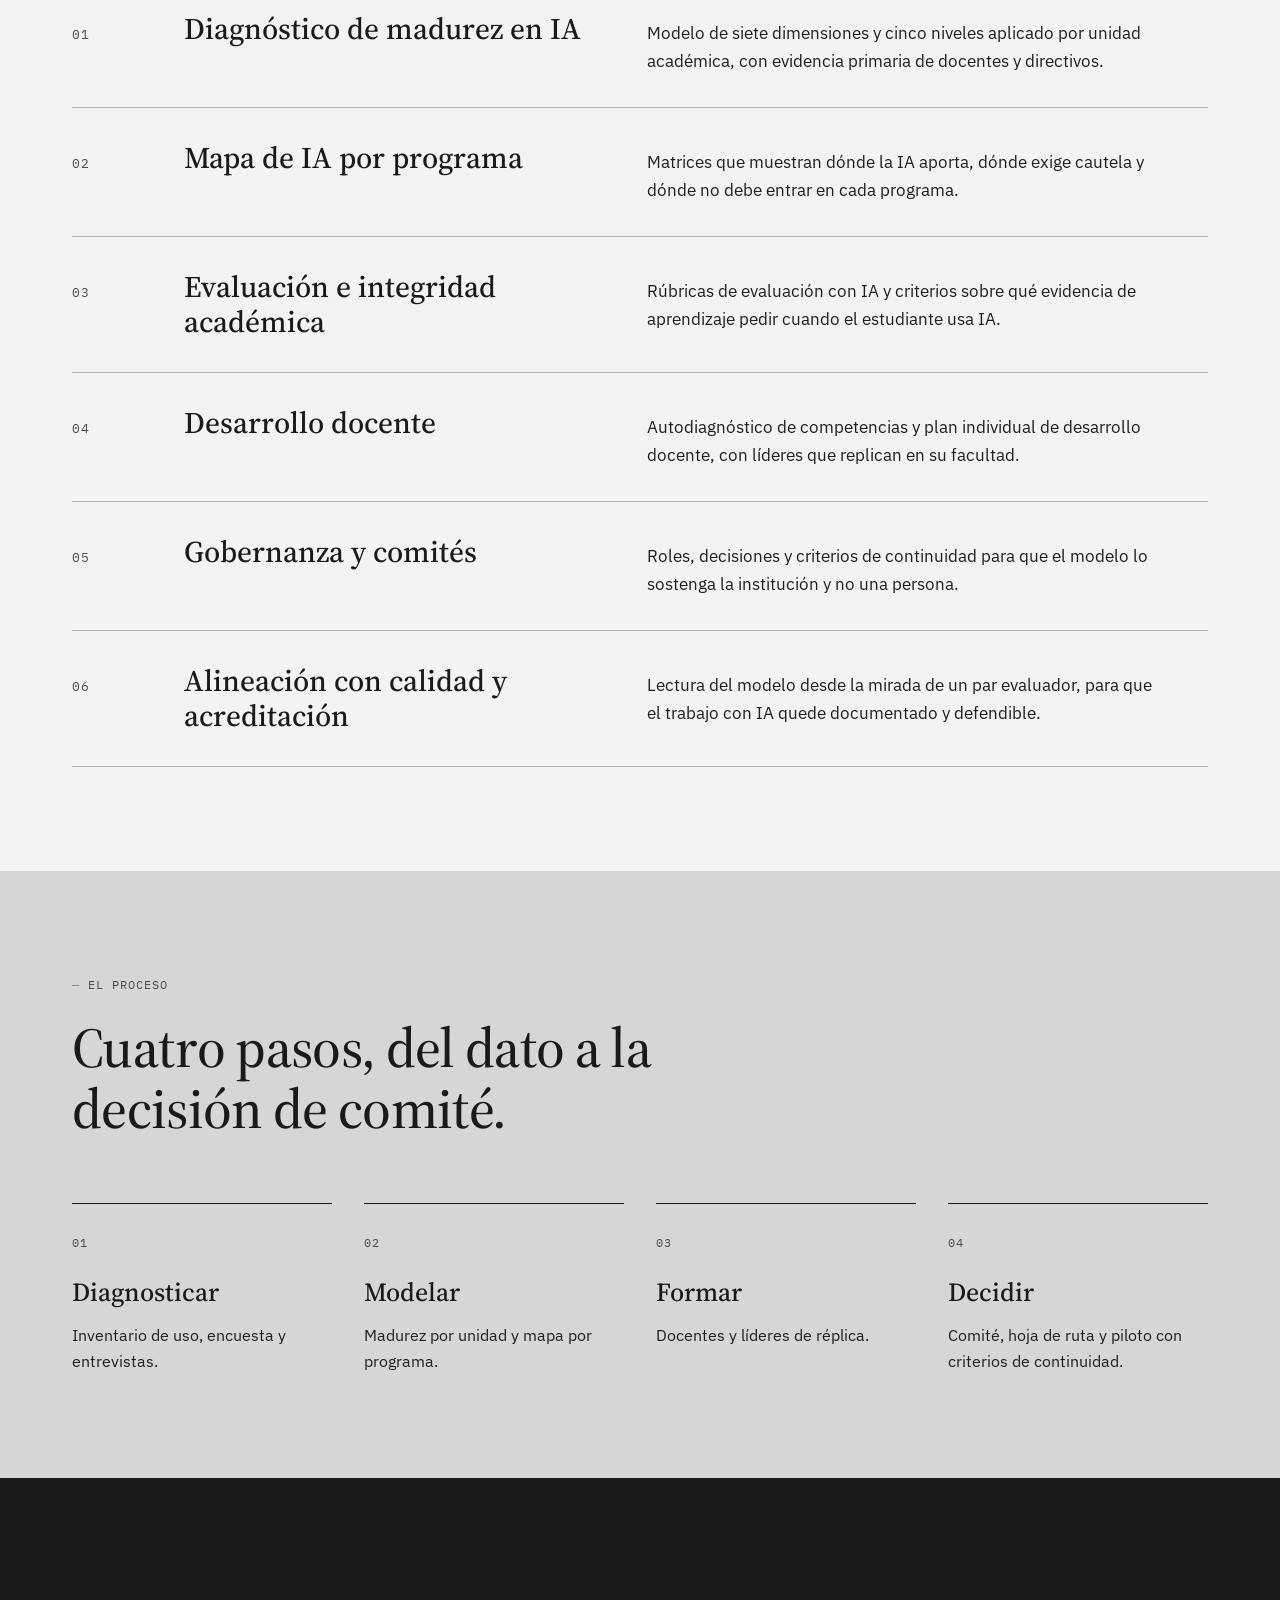
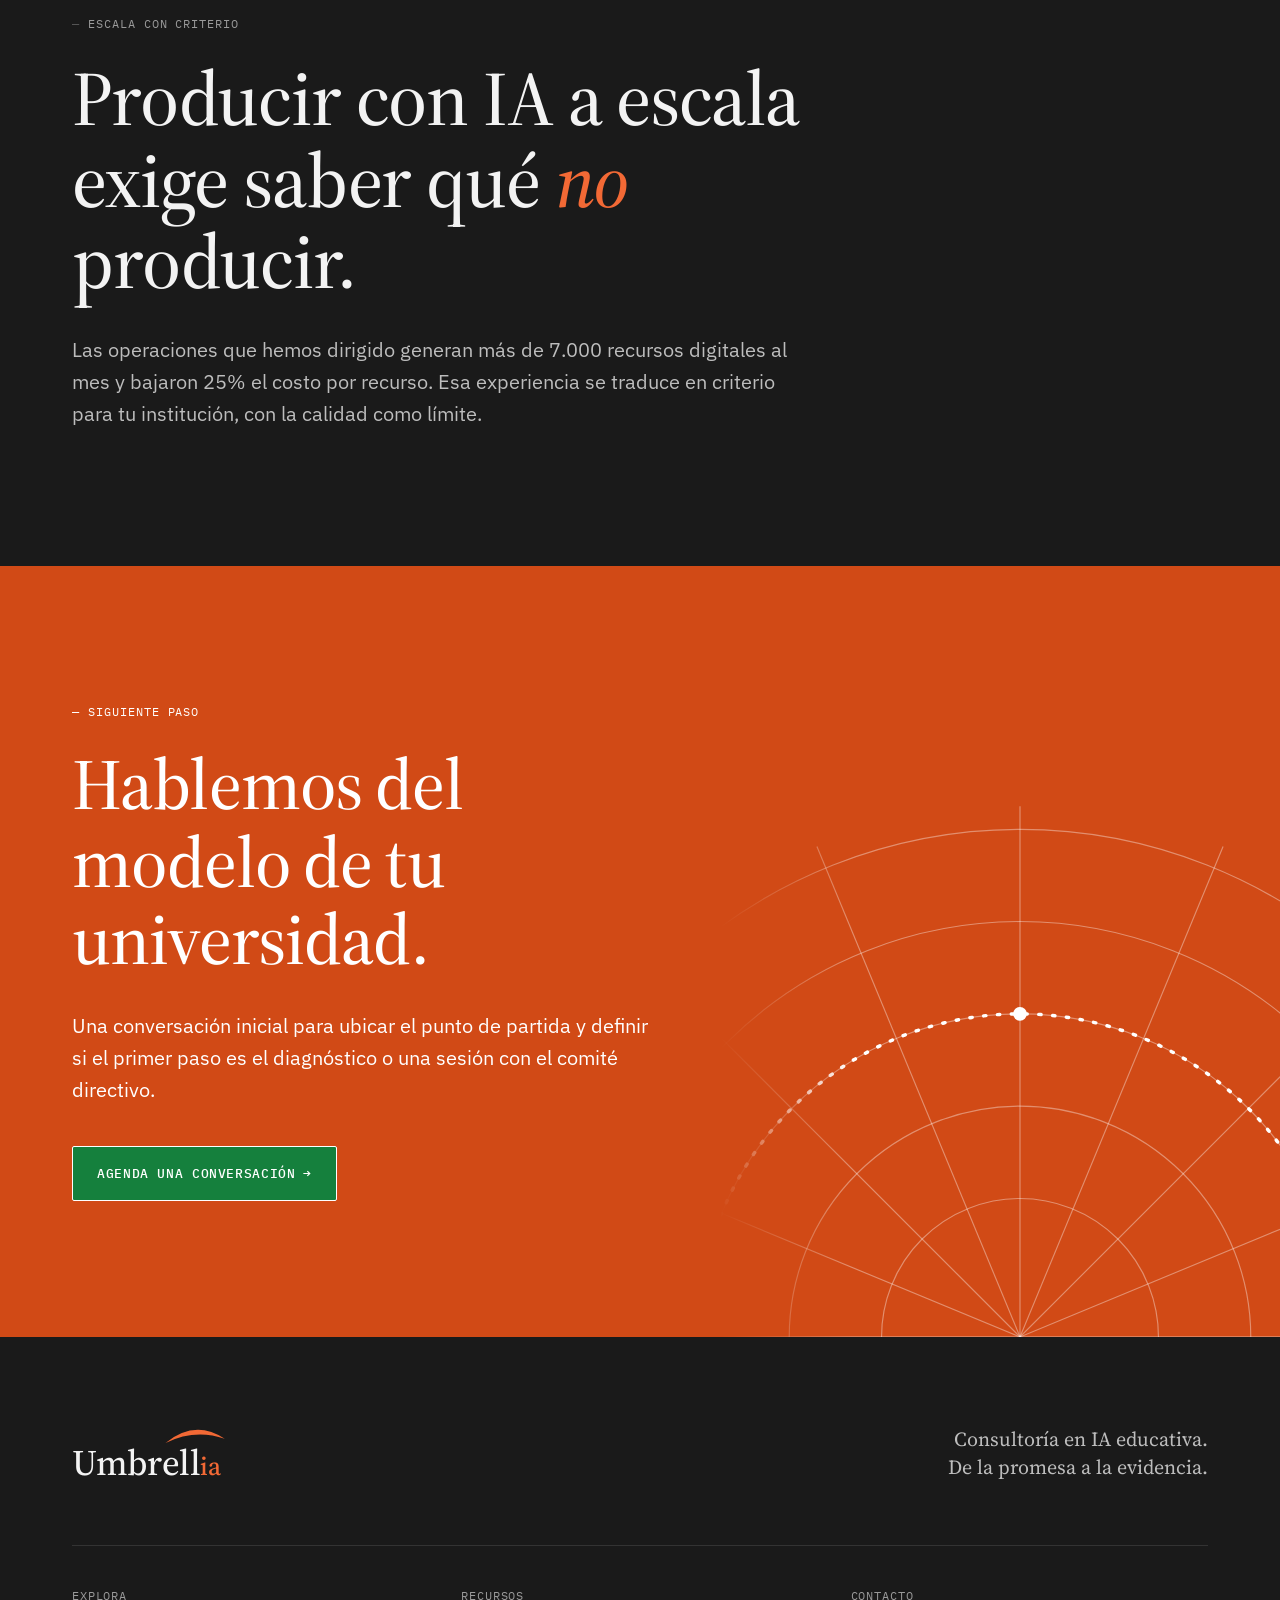
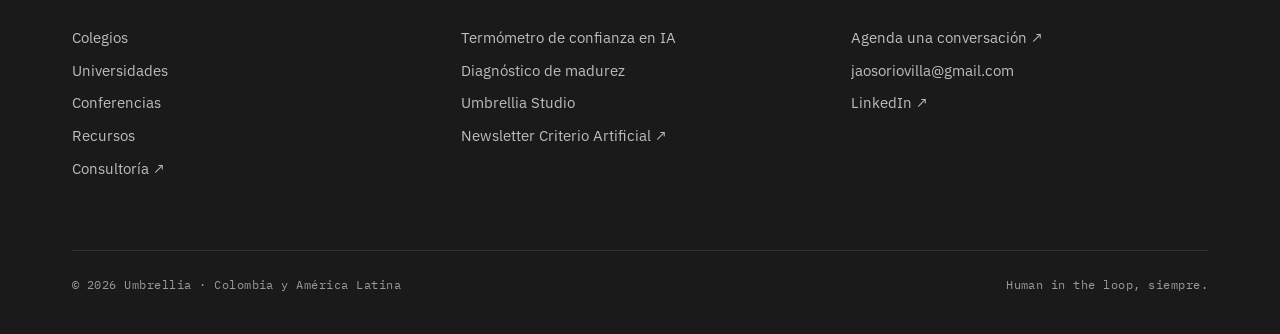
<file: universidades.html>
<!doctype html>
<html lang="es-CO"><head>
<meta charset="utf-8"><meta name="viewport" content="width=device-width,initial-scale=1">
<title>Universidades · Umbrellia</title>
<meta name="description" content="Modelo de madurez en IA, mapa por programa, evaluación, desarrollo docente y gobernanza para universidades que necesitan gobernar y acreditar su uso de IA.">
<meta property="og:title" content="Universidades · Umbrellia"><meta property="og:description" content="Modelo de madurez en IA, mapa por programa, evaluación, desarrollo docente y gobernanza para universidades que necesitan gobernar y acreditar su uso de IA."><meta property="og:type" content="website"><meta property="og:url" content="https://umbrellia.co/universidades"><meta property="og:locale" content="es_CO">
<meta name="theme-color" content="#1A1A1A">
<script>document.documentElement.classList.add("js")</script>
<link rel="canonical" href="https://umbrellia.co/universidades">
<link rel="icon" href="data:image/svg+xml,%3Csvg xmlns='http://www.w3.org/2000/svg' viewBox='0 0 96 72'%3E%3Crect width='96' height='72' fill='%231A1A1A'/%3E%3Cpath d='M4 26Q46 -12 92 20Q48 2 4 26Z' fill='%23F26935'/%3E%3Ctext x='8' y='62' font-family='Georgia,serif' font-weight='500' font-size='52' fill='%23F3F3F3'%3Eia%3C/text%3E%3C/svg%3E">
<link rel="preconnect" href="https://fonts.googleapis.com"><link rel="preconnect" href="https://fonts.gstatic.com" crossorigin>
<link href="https://fonts.googleapis.com/css2?family=IBM+Plex+Mono:wght@400;500&family=IBM+Plex+Sans:wght@400;500;600&family=Source+Serif+4:ital,opsz,wght@0,8..60,400;0,8..60,500;0,8..60,600;1,8..60,400;1,8..60,500&display=swap" rel="stylesheet">
<link rel="stylesheet" href="/styles.css">
</head><body>
<a class="skip" href="#main">Saltar al contenido</a>
<header class="site"><div class="wrap nav">
<a class="brand" href="/" aria-label="Umbrellia, inicio"><span class="logo "><svg class="logo-arc" viewBox="0 0 90 34" aria-hidden="true"><path d="M2 26Q45 -9 88 20Q45 5 2 26Z" fill="#F26935"/></svg>Umbrell<span class="ia">ia</span></span></a>
<nav id="menu" aria-label="Principal"><a href="/colegios">Colegios</a><a href="/universidades" aria-current="page">Universidades</a><a href="/conferencias">Conferencias</a><a href="/recursos">Recursos</a><a class="ext" href="https://jorge.umbrellia.co/" target="_blank" rel="noopener">Consultoría <span aria-hidden="true">↗</span></a><a class="btn btn-sm nav-cta" href="https://calendar.app.google/jf774gias2NAN4Ur7" target="_blank" rel="noopener">Agenda una conversación</a></nav>
<button class="burger" id="burger" aria-expanded="false" aria-controls="menu" aria-label="Abrir menú"><span></span><span></span></button>
</div></header>
<main id="main">
<section class="blk blk-tinta hero"><div class="fan-wrap fan-right"><svg class="fan" viewBox="0 0 520 500" aria-hidden="true" focusable="false" preserveAspectRatio="xMidYMax meet"><g fill="none" stroke="rgba(255,255,255,.38)" stroke-width="1"><path d="M140 500 A120 120 0 0 1 380 500"/><path d="M60 500 A200 200 0 0 1 460 500"/><path d="M-20 500 A280 280 0 0 1 540 500"/><path d="M-100 500 A360 360 0 0 1 620 500"/><path d="M-180 500 A440 440 0 0 1 700 500"/><line x1="260" y1="500" x2="720.0" y2="500.0"/><line x1="260" y1="500" x2="685.0" y2="324.0"/><line x1="260" y1="500" x2="585.3" y2="174.7"/><line x1="260" y1="500" x2="436.0" y2="75.0"/><line x1="260" y1="500" x2="260.0" y2="40.0"/><line x1="260" y1="500" x2="84.0" y2="75.0"/><line x1="260" y1="500" x2="-65.3" y2="174.7"/><line x1="260" y1="500" x2="-165.0" y2="324.0"/><line x1="260" y1="500" x2="-200.0" y2="500.0"/></g><path d="M-20 500 A280 280 0 0 1 540 500" fill="none" stroke="#FFFFFF" stroke-width="3" stroke-linecap="round" stroke-dasharray="2 10"/><circle cx="260" cy="220" r="6" fill="#FFFFFF"/></svg></div><div class="wrap hero-grid"><div class="hero-copy">
<p class="eyebrow">Universidades</p><h1 class="display">La IA cambia distinto en cada programa. Tu institución necesita un <em>modelo</em>.</h1><p class="lede">Acompañamos a rectorías, vicerrectorías y decanaturas a pasar de la experimentación dispersa a un modelo pedagógico con IA que se pueda gobernar, evaluar y acreditar.</p><div class="btns"><a class="btn btn-solid" href="https://calendar.app.google/jf774gias2NAN4Ur7" target="_blank" rel="noopener">Agenda una conversación <span aria-hidden="true">→</span></a><a class="btn btn-ghost" href="https://umbrellia-pipeline.vercel.app/diagnostico.html">Hacer el diagnóstico</a></div></div></div></section><section class="blk blk-ink stats"><div class="wrap stats-grid stats-3">
<div class="stat rv"><span class="lbl">Modelo de madurez</span><div class="fig">7<span class="u">×</span>5</div><p>dimensiones por niveles de madurez en IA</p></div>
<div class="stat rv"><span class="lbl">Unidad de decisión</span><div class="fig">Programa</div><p>la IA se decide donde se enseña, no solo en rectoría</p></div>
<div class="stat rv"><span class="lbl">Mirada de calidad</span><div class="fig">CNA<span class="u">·</span>PMI</div><p>par evaluador en acreditación y gestión de proyectos</p></div>
</div></section><section class="blk blk-papel"><div class="wrap"><p class="eyebrow">Qué hacemos</p><h2 class="title rv">De la política general a decisiones con evidencia.</h2><div class="rows"><div class="row rv"><span class="num">01</span><h3>Diagnóstico de madurez en IA</h3><p>Modelo de siete dimensiones y cinco niveles aplicado por unidad académica, con evidencia primaria de docentes y directivos.</p></div><div class="row rv"><span class="num">02</span><h3>Mapa de IA por programa</h3><p>Matrices que muestran dónde la IA aporta, dónde exige cautela y dónde no debe entrar en cada programa.</p></div><div class="row rv"><span class="num">03</span><h3>Evaluación e integridad académica</h3><p>Rúbricas de evaluación con IA y criterios sobre qué evidencia de aprendizaje pedir cuando el estudiante usa IA.</p></div><div class="row rv"><span class="num">04</span><h3>Desarrollo docente</h3><p>Autodiagnóstico de competencias y plan individual de desarrollo docente, con líderes que replican en su facultad.</p></div><div class="row rv"><span class="num">05</span><h3>Gobernanza y comités</h3><p>Roles, decisiones y criterios de continuidad para que el modelo lo sostenga la institución y no una persona.</p></div><div class="row rv"><span class="num">06</span><h3>Alineación con calidad y acreditación</h3><p>Lectura del modelo desde la mirada de un par evaluador, para que el trabajo con IA quede documentado y defendible.</p></div></div></div></section><section class="blk blk-niebla"><div class="wrap"><p class="eyebrow">El proceso</p><h2 class="title rv">Cuatro pasos, del dato a la decisión de comité.</h2>
<div class="steps">
<div class="step rv"><span class="num">01</span><h3>Diagnosticar</h3><p>Inventario de uso, encuesta y entrevistas.</p></div>
<div class="step rv"><span class="num">02</span><h3>Modelar</h3><p>Madurez por unidad y mapa por programa.</p></div>
<div class="step rv"><span class="num">03</span><h3>Formar</h3><p>Docentes y líderes de réplica.</p></div>
<div class="step rv"><span class="num">04</span><h3>Decidir</h3><p>Comité, hoja de ruta y piloto con criterios de continuidad.</p></div>
</div></div></section><section class="blk blk-ink manifesto"><div class="wrap"><p class="eyebrow">Escala con criterio</p><p class="quote rv">Producir con IA a escala exige saber qué <em>no</em> producir.</p>
<p class="lede rv">Las operaciones que hemos dirigido generan más de 7.000 recursos digitales al mes y bajaron 25% el costo por recurso. Esa experiencia se traduce en criterio para tu institución, con la calidad como límite.</p></div></section><section class="blk blk-tinta cta"><div class="fan-wrap fan-right"><svg class="fan" viewBox="0 0 520 500" aria-hidden="true" focusable="false" preserveAspectRatio="xMidYMax meet"><g fill="none" stroke="rgba(255,255,255,.38)" stroke-width="1"><path d="M140 500 A120 120 0 0 1 380 500"/><path d="M60 500 A200 200 0 0 1 460 500"/><path d="M-20 500 A280 280 0 0 1 540 500"/><path d="M-100 500 A360 360 0 0 1 620 500"/><path d="M-180 500 A440 440 0 0 1 700 500"/><line x1="260" y1="500" x2="720.0" y2="500.0"/><line x1="260" y1="500" x2="685.0" y2="324.0"/><line x1="260" y1="500" x2="585.3" y2="174.7"/><line x1="260" y1="500" x2="436.0" y2="75.0"/><line x1="260" y1="500" x2="260.0" y2="40.0"/><line x1="260" y1="500" x2="84.0" y2="75.0"/><line x1="260" y1="500" x2="-65.3" y2="174.7"/><line x1="260" y1="500" x2="-165.0" y2="324.0"/><line x1="260" y1="500" x2="-200.0" y2="500.0"/></g><path d="M-20 500 A280 280 0 0 1 540 500" fill="none" stroke="#FFFFFF" stroke-width="3" stroke-linecap="round" stroke-dasharray="2 10"/><circle cx="260" cy="220" r="6" fill="#FFFFFF"/></svg></div><div class="wrap">
<p class="eyebrow">Siguiente paso</p><h2 class="title rv">Hablemos del modelo de tu universidad.</h2><p class="lede rv">Una conversación inicial para ubicar el punto de partida y definir si el primer paso es el diagnóstico o una sesión con el comité directivo.</p>
<div class="btns rv"><a class="btn btn-inv" href="https://calendar.app.google/jf774gias2NAN4Ur7" target="_blank" rel="noopener">Agenda una conversación <span aria-hidden="true">→</span></a></div></div></section>
</main>
<footer class="site blk-ink"><div class="wrap">
<div class="foot-top"><a class="brand" href="/" aria-label="Umbrellia, inicio"><span class="logo on-dark"><svg class="logo-arc" viewBox="0 0 90 34" aria-hidden="true"><path d="M2 26Q45 -9 88 20Q45 5 2 26Z" fill="#F26935"/></svg>Umbrell<span class="ia">ia</span></span></a>
<p class="foot-tag">Consultoría en IA educativa.<br>De la promesa a la evidencia.</p></div>
<div class="foot-grid">
<div><h5>Explora</h5><a href="/colegios">Colegios</a><a href="/universidades">Universidades</a><a href="/conferencias">Conferencias</a><a href="/recursos">Recursos</a><a href="https://jorge.umbrellia.co/" target="_blank" rel="noopener">Consultoría ↗</a></div>
<div><h5>Recursos</h5><a href="https://confianza.umbrellia.co">Termómetro de confianza en IA</a><a href="https://umbrellia-pipeline.vercel.app/diagnostico.html">Diagnóstico de madurez</a><a href="https://estudio.umbrellia.co">Umbrellia Studio</a><a href="https://www.linkedin.com/newsletters/7080287529656045568" target="_blank" rel="noopener">Newsletter Criterio Artificial ↗</a></div>
<div><h5>Contacto</h5><a href="https://calendar.app.google/jf774gias2NAN4Ur7" target="_blank" rel="noopener">Agenda una conversación ↗</a><a href="mailto:jaosoriovilla@gmail.com">jaosoriovilla@gmail.com</a><a href="https://www.linkedin.com/in/jorge-alberto-osorio-villa-48804627/" target="_blank" rel="noopener">LinkedIn ↗</a></div>
</div>
<div class="foot-bottom"><span>© 2026 Umbrellia · Colombia y América Latina</span><span>Human in the loop, siempre.</span></div>
</div></footer>
<script src="/site.js" defer></script>
</body></html>
</file>
<file: styles.css>
:root{
  --tinta:#1A1A1A; --papel:#F3F3F3; --grafito:#1F1E1C;
  --mango:#F26935; --mango-texto:#B4461D; --niebla:#D6D6D6;
  --gris:#2A2A2A; --linea:#333333; --suave:#9A9A9A; --suave-txt:#4A4A4A; --claro:#BDBDBD;
  --serif:'Source Serif 4',Georgia,serif; --sans:'IBM Plex Sans',system-ui,sans-serif; --mono:'IBM Plex Mono',ui-monospace,monospace;
  --naranja:#D14A16; --naranja-h:#B93F10; --verde:#15803D; --verde-h:#0F6630; --menta-claro:#C8F5F1; --menta:#2FEEDE; --max:1200px; --r:32px 4px 4px 4px;
}
*{box-sizing:border-box;margin:0;padding:0}
html{scroll-behavior:smooth}
body{background:var(--papel);color:var(--grafito);font-family:var(--sans);font-size:16px;line-height:1.65;-webkit-font-smoothing:antialiased;overflow-x:hidden}
a{color:inherit;text-decoration:none}
img,svg{display:block}
.wrap{max-width:var(--max);margin:0 auto;padding:0 32px;position:relative;z-index:1}
.skip{position:absolute;left:-999px;top:8px;background:var(--tinta);color:var(--papel);padding:8px 16px;z-index:100}
.skip:focus{left:8px}
:focus-visible{outline:2px solid var(--mango);outline-offset:3px}

/* ---------- logo ---------- */
.logo{font-family:var(--serif);font-weight:500;font-size:28px;line-height:1;color:var(--tinta);position:relative;display:inline-block;letter-spacing:-.01em;padding-top:8px}
.logo .ia{color:var(--mango);font-size:.72em}
.logo-arc{position:absolute;width:1.73em;height:.65em;right:-.14em;top:-.34em;overflow:visible}
.logo.on-dark{color:var(--papel)}
footer .logo{font-size:36px}

/* ---------- header ---------- */
header.site{position:sticky;top:0;z-index:50;background:rgba(243,243,243,.92);-webkit-backdrop-filter:saturate(140%) blur(12px);backdrop-filter:saturate(140%) blur(12px);border-bottom:1px solid var(--niebla)}
.nav{display:flex;align-items:center;justify-content:space-between;height:72px;gap:24px}
.brand{display:inline-flex;align-items:center}
#menu{display:flex;align-items:center;gap:32px}
#menu a:not(.btn){font-size:15px;color:var(--grafito);position:relative;padding:4px 0}
#menu a:not(.btn)::after{content:"";position:absolute;left:0;right:0;bottom:-2px;height:2px;background:var(--tinta);transform:scaleX(0);transform-origin:left;transition:transform .2s}
#menu a:not(.btn):hover::after,#menu a[aria-current="page"]::after{transform:scaleX(1)}
.burger{display:none;background:none;border:0;width:40px;height:40px;cursor:pointer;position:relative}
.burger span{position:absolute;left:8px;right:8px;height:2px;background:var(--tinta);transition:.2s}
.burger span:first-child{top:15px}.burger span:last-child{top:23px}
.burger[aria-expanded="true"] span:first-child{top:19px;transform:rotate(45deg)}
.burger[aria-expanded="true"] span:last-child{top:19px;transform:rotate(-45deg)}

/* ---------- buttons ---------- */
.btns{display:flex;gap:16px;flex-wrap:wrap;margin-top:40px}
.btn{font-family:var(--mono);font-size:12.5px;font-weight:500;letter-spacing:.05em;text-transform:uppercase;padding:16px 24px;display:inline-flex;align-items:center;gap:8px;border:1.5px solid transparent;border-radius:2px;transition:background .18s,color .18s,border-color .18s}
.btn span{transition:transform .18s}
.btn:hover span{transform:translateX(3px)}
.btn-sm{padding:10px 16px;font-size:11.5px}
.btn-solid{background:var(--verde);color:#fff}
.btn-solid:hover{background:var(--verde-h)}
.btn-ghost{border-color:var(--tinta);color:var(--tinta)}
.btn-ghost:hover{background:var(--tinta);color:var(--papel)}
.btn-inv{background:var(--verde);color:#fff;border-color:#fff}
.btn-inv:hover{background:var(--verde-h)}
.nav-cta{background:var(--verde);color:#fff}
.nav-cta:hover{background:var(--verde-h)}

/* ---------- type ---------- */
.eyebrow{font-family:var(--mono);font-size:12px;letter-spacing:.08em;text-transform:uppercase;color:var(--suave-txt);margin-bottom:24px}
.eyebrow::before{content:"— ";color:var(--suave)}
.display{font-family:var(--serif);font-weight:500;font-size:clamp(40px,6.6vw,88px);line-height:1.02;letter-spacing:-.02em;color:var(--tinta);max-width:15ch}
.title{font-family:var(--serif);font-weight:500;font-size:clamp(32px,4.6vw,56px);line-height:1.08;letter-spacing:-.012em;color:var(--tinta);max-width:22ch}
.display em,.title em,.quote em{font-style:italic;color:var(--mango-texto)}
.lede{font-size:20px;line-height:1.6;max-width:60ch;margin-top:32px;color:var(--grafito)}

/* ---------- blocks ---------- */
.blk{padding:104px 0;position:relative;overflow:hidden}
.blk-papel{background:var(--papel)}
.blk-niebla{background:var(--niebla)}
.blk-ink{background:var(--tinta);color:var(--papel)}
.blk-ink .eyebrow{color:var(--suave)}
.blk-ink .eyebrow::before{color:#555}
.blk-ink .title,.blk-ink .quote,.blk-ink h3{color:var(--papel)}
.blk-ink .lede{color:var(--claro)}
.blk-ink .display em,.blk-ink .title em,.blk-ink .quote em{color:var(--mango)}
.blk-niebla .eyebrow{color:var(--suave-txt)}
.blk-niebla .eyebrow::before{color:#8a8a8a}

/* fan motif */
.fan-wrap{position:absolute;bottom:0;pointer-events:none;z-index:0}
.fan-right{right:-40px;width:min(600px,52vw);-webkit-mask-image:linear-gradient(to right,transparent 0,#000 22%);mask-image:linear-gradient(to right,transparent 0,#000 22%)}
.fan{width:100%;height:auto}
.fan-inline{position:relative;width:min(440px,100%);margin-left:auto;right:auto}

/* hero */
.hero{padding:136px 0 112px;min-height:640px}
.hero-copy{max-width:760px}
.hero .lede{max-width:56ch}

/* stats */
.stats{padding:80px 0}
.stats-grid{display:grid;grid-template-columns:repeat(4,1fr);gap:0}
.stats-3{grid-template-columns:repeat(3,1fr)}
.stat{padding:0 32px;border-left:1px solid var(--linea)}
.stat:first-child{padding-left:0;border-left:0}
.lbl{font-family:var(--mono);font-size:12px;letter-spacing:.07em;text-transform:uppercase;color:var(--suave);display:block;margin-bottom:16px}
.fig{white-space:nowrap;font-family:var(--serif);font-weight:500;font-size:clamp(36px,4vw,56px);line-height:1;color:var(--papel);letter-spacing:-.01em}
.fig .u{color:var(--mango);font-style:italic;margin-left:2px}
.stat p{font-size:15px;color:var(--claro);margin-top:16px;max-width:26ch;line-height:1.5}

/* bento tiles */
.bento{display:grid;grid-template-columns:repeat(6,1fr);gap:16px;margin-top:64px}
.span3{grid-column:span 3}.span2{grid-column:span 2}
.tile{display:flex;flex-direction:column;padding:32px;min-height:320px;border-radius:var(--r);transition:transform .22s}
a.tile:hover,a.mini:hover,a.rcard:hover{transform:translateY(-4px)}
.tile .tn,.mini .tag,.rcard .tag{font-family:var(--mono);font-size:12px;letter-spacing:.07em;text-transform:uppercase}
.tile h3{font-family:var(--serif);font-weight:500;font-size:clamp(24px,2.6vw,32px);line-height:1.16;margin:48px 0 16px;max-width:20ch}
.tile p{font-size:16px;line-height:1.55;max-width:38ch;opacity:.85}
.go{font-family:var(--mono);font-size:12.5px;font-weight:500;letter-spacing:.05em;text-transform:uppercase;margin-top:auto;padding-top:32px;display:inline-flex;gap:8px;align-items:center}
.go i{font-style:normal;transition:transform .18s}
a:hover .go i{transform:translateX(4px)}
.t-niebla{background:var(--naranja);color:#fff}
.t-tinta{background:var(--tinta);color:var(--papel)}
.t-tinta h3,.t-gris h3,.t-niebla h3{color:#fff}
.t-niebla p,.t-gris p{color:#fff;opacity:1}
.t-gris{background:var(--naranja);color:#fff}
.t-line{background:transparent;color:var(--tinta);border:1.5px solid var(--tinta)}
.t-tinta .tn{color:var(--suave)}
.t-niebla .tn,.t-gris .tn{color:#fff}
.t-line .tn{color:var(--suave-txt)}
.t-tinta p{color:var(--claro);opacity:1}

/* columns */
.cols3{display:grid;grid-template-columns:repeat(3,1fr);margin-top:64px;border-top:1px solid rgba(26,26,26,.3)}
.col{padding:40px 32px 0 0}
.col+.col{padding-left:32px;border-left:1px solid rgba(26,26,26,.3)}
.col .num{font-family:var(--mono);font-size:12px;letter-spacing:.07em;text-transform:uppercase;color:var(--suave-txt)}
.col h3{font-family:var(--serif);font-weight:500;font-size:28px;line-height:1.2;margin:16px 0 16px;color:var(--tinta)}
.col p{font-size:16px;max-width:36ch}
.cols3.on-dark{border-color:var(--linea)}
.on-dark .col+.col{border-color:var(--linea)}
.on-dark .col .num{color:var(--suave)}
.on-dark .col h3{color:var(--papel)}
.on-dark .col p{color:var(--claro)}

/* rows */
.rows{margin-top:64px;border-bottom:1px solid rgba(26,26,26,.3)}
.row{display:grid;grid-template-columns:80px 1fr 1.3fr;gap:32px;padding:32px 0;border-top:1px solid rgba(26,26,26,.3);align-items:baseline}
.row .num{font-family:var(--mono);font-size:13px;color:var(--suave-txt);letter-spacing:.06em}
.row h3{font-family:var(--serif);font-weight:500;font-size:clamp(22px,2.4vw,30px);line-height:1.18;color:var(--tinta)}
.row p{font-size:17px;color:var(--grafito);max-width:52ch}
.rows.on-dark{border-color:var(--linea)}
.on-dark .row{border-color:var(--linea)}
.on-dark .row .num{color:var(--suave)}
.on-dark .row h3{color:var(--papel)}
.on-dark .row p{color:var(--claro)}

/* steps */
.steps{display:grid;grid-template-columns:repeat(4,1fr);gap:32px;margin-top:64px}
.step{border-top:1.5px solid var(--tinta);padding-top:24px}
.step .num{font-family:var(--mono);font-size:12px;letter-spacing:.07em;color:var(--suave-txt)}
.step h3{font-family:var(--serif);font-weight:500;font-size:26px;margin:16px 0 8px;color:var(--tinta)}
.step p{font-size:16px}

/* manifesto */
.manifesto{padding:136px 0}
.quote{font-family:var(--serif);font-weight:500;font-size:clamp(36px,6vw,80px);line-height:1.06;letter-spacing:-.015em;max-width:20ch}

/* mini + resource cards */
.mini3,.res{display:grid;grid-template-columns:repeat(2,1fr);gap:16px;margin-top:64px}
.mini{display:flex;flex-direction:column;padding:32px;min-height:280px;border:1.5px solid var(--tinta);border-radius:var(--r);transition:transform .22s}
.mini .tag,.rcard .tag{display:inline-block;align-self:flex-start;border:1px solid currentColor;padding:4px 10px;border-radius:999px}
.mini h3,.rcard h3{font-family:var(--serif);font-weight:500;font-size:28px;line-height:1.15;margin:32px 0 16px;color:inherit}
.mini p{font-size:16px;max-width:32ch}
.rcard{display:flex;flex-direction:column;padding:40px 32px;min-height:440px;border-radius:var(--r);transition:transform .22s}
.rcard p{font-size:16px;line-height:1.6}
.rc-niebla{background:var(--naranja);color:#fff}
.rc-niebla p{color:#fff}
.rc-papel{background:var(--papel);color:var(--tinta)}
.rc-menta{background:var(--menta-claro);color:var(--tinta)}
.rc-menta p{color:var(--tinta)}
.rc-verde{background:var(--verde);color:#fff}
.rc-verde p{color:#fff}
.blk-ink .rcard h3,.blk-tinta .rcard h3{color:inherit}

/* ---------- documentos y marcos de referencia ---------- */
.docs{display:grid;grid-template-columns:repeat(2,1fr);gap:16px;margin-top:64px}
.dcard{display:flex;flex-direction:column;padding:40px 32px;background:var(--papel);border:1.5px solid var(--tinta);border-radius:4px;transition:transform .22s,background .18s,border-color .18s}
.dcard:hover{transform:translateY(-4px);background:#fff;border-color:var(--verde)}
.dtag{font-family:var(--mono);font-size:12px;letter-spacing:.07em;text-transform:uppercase;color:var(--suave-txt);display:inline-block;align-self:flex-start;border:1px solid var(--suave-txt);padding:4px 10px;border-radius:999px}
.dcard h3{font-family:var(--serif);font-weight:500;font-size:26px;line-height:1.18;margin:24px 0 16px;color:var(--tinta)}
.dcard p{font-size:16px;line-height:1.6;color:var(--grafito)}
.dl{font-family:var(--mono);font-size:12.5px;font-weight:500;letter-spacing:.05em;text-transform:uppercase;margin-top:auto;padding-top:32px;display:inline-flex;gap:8px;align-items:center;color:var(--verde)}
.dl i{font-style:normal;transition:transform .18s}
.dcard:hover .dl i{transform:translateY(3px)}

/* about */
.about-grid{display:grid;grid-template-columns:1.4fr 1fr;gap:64px;align-items:center}
.creds{list-style:none}
.creds li{padding:20px 0;border-top:1px solid rgba(26,26,26,.3);font-size:16px}
.creds li:last-child{border-bottom:1px solid rgba(26,26,26,.3)}
.creds li span{font-family:var(--serif);font-weight:500;font-size:26px;display:block;color:var(--tinta);line-height:1.2}

/* deliverables + formats */
.deliv{list-style:none;display:grid;grid-template-columns:repeat(auto-fit,minmax(200px,1fr));gap:16px;margin-top:64px}
.deliv li{background:var(--naranja);color:#fff;padding:24px;border-radius:var(--r);font-size:16px;min-height:160px}
.deliv li span{font-family:var(--serif);font-weight:500;font-size:26px;display:block;margin-bottom:8px;color:#fff}
.fmt{display:grid;grid-template-columns:repeat(4,1fr);gap:16px;margin-top:64px}
.fmt .tile{min-height:300px}
.fmt .tile h3{margin-top:32px}
.note{font-family:var(--mono);font-size:12.5px;letter-spacing:.05em;text-transform:uppercase;color:var(--suave-txt);margin-top:32px}

/* CTA */
.cta{padding:136px 0}
.cta .title{max-width:16ch;font-size:clamp(36px,5.6vw,72px)}
.cta .lede{max-width:48ch}

/* footer */
footer.site{padding:88px 0 40px;overflow:hidden}
.foot-top{display:flex;justify-content:space-between;align-items:flex-end;gap:32px;flex-wrap:wrap}
.foot-tag{font-family:var(--serif);font-size:20px;color:var(--claro);line-height:1.4;text-align:right}
.foot-grid{display:grid;grid-template-columns:repeat(3,1fr);gap:32px;margin-top:64px;padding-top:40px;border-top:1px solid var(--linea)}
footer h5{font-family:var(--mono);font-weight:400;font-size:12px;letter-spacing:.07em;text-transform:uppercase;color:var(--suave);margin-bottom:16px}
footer .foot-grid a{display:block;color:var(--claro);font-size:15px;padding:4px 0}
footer .foot-grid a:hover{color:var(--papel)}
.foot-bottom{display:flex;justify-content:space-between;gap:16px;flex-wrap:wrap;margin-top:64px;padding-top:24px;border-top:1px solid var(--linea);font-family:var(--mono);font-size:12px;letter-spacing:.04em;color:var(--suave)}

/* reveal */
.js .rv{opacity:0;transform:translateY(16px);transition:opacity .6s ease,transform .6s ease}
.js .rv.in{opacity:1;transform:none}
@media (prefers-reduced-motion:reduce){.js .rv{opacity:1;transform:none;transition:none}html{scroll-behavior:auto}}

/* ---------- responsive ---------- */
@media (max-width:960px){
  .burger{display:block}
  #menu{display:none;position:absolute;top:72px;left:0;right:0;background:var(--papel);border-bottom:1px solid var(--niebla);flex-direction:column;align-items:flex-start;gap:8px;padding:24px 32px 32px}
  #menu.open{display:flex}
  #menu a:not(.btn){font-size:20px;padding:8px 0}
  .stats-grid,.stats-3{grid-template-columns:1fr 1fr;gap:40px 0}
  .stat:nth-child(odd){padding-left:0;border-left:0}
  .stats-3{grid-template-columns:1fr}
  .stats-3 .stat{padding:0;border-left:0}
  .bento{grid-template-columns:1fr 1fr}
  .span3,.span2{grid-column:span 1}
  .bento .tile:last-child{grid-column:span 2}
  .cols3,.mini3,.res,.docs{grid-template-columns:1fr}
  .col,.col+.col{padding:32px 0;border-left:0;border-bottom:1px solid rgba(26,26,26,.3)}
  .on-dark .col,.on-dark .col+.col{border-bottom-color:var(--linea)}
  .steps{grid-template-columns:1fr 1fr}
  .fmt{grid-template-columns:1fr 1fr}
  .row{grid-template-columns:48px 1fr;gap:8px 16px}
  .row p{grid-column:2}
  .about-grid{grid-template-columns:1fr;gap:40px}
  .rcard{min-height:0}
  .fan-right{width:min(520px,90vw);right:-20%;opacity:.4}
  .fan-inline{margin:0 auto;opacity:1}
  .foot-grid{grid-template-columns:1fr 1fr}
  .foot-tag{text-align:left}
}
@media (max-width:600px){
  .wrap{padding:0 24px}
  .blk{padding:72px 0}
  .hero{padding:80px 0 72px;min-height:0}
  .manifesto,.cta{padding:88px 0}
  .stats-grid{grid-template-columns:1fr}
  .stat{padding:0!important;border-left:0!important}
  .bento{grid-template-columns:1fr}
  .bento .tile:last-child{grid-column:auto}
  .steps,.fmt{grid-template-columns:1fr}
  .tile{min-height:0}
  .tile h3{margin-top:32px}
  .foot-grid{grid-template-columns:1fr}
  .btns{margin-top:32px}
  .btn{width:100%;justify-content:space-between}
  .lede{font-size:18px}
}

/* ---------- bloques naranja (predominantes) ---------- */
.blk-tinta{background:var(--naranja);color:#fff}
.blk-tinta .eyebrow,.blk-tinta .eyebrow::before{color:#fff}
.blk-tinta .title,.blk-tinta .quote,.blk-tinta .display,.blk-tinta h3,.blk-tinta .lede,.blk-tinta p{color:#fff}
.blk-tinta .display em,.blk-tinta .title em,.blk-tinta .quote em{color:#fff;text-decoration:underline;text-decoration-thickness:2px;text-underline-offset:.12em}
.blk-tinta .btn-ghost{border-color:#fff;color:#fff}
.blk-tinta .btn-ghost:hover{background:#fff;color:var(--naranja)}
.blk-tinta .btn-solid,.blk-tinta .btn-inv{border-color:#fff}
.blk-tinta .fan-wrap{opacity:1}
.hero .lede{font-size:21px}

/* ---------- ajustes v3: titulares anchos, retrato ---------- */
.hero-copy{max-width:1040px}
.display{max-width:22ch}
.about-photo{grid-template-columns:.85fr 1.15fr;gap:88px;align-items:center}
.portrait{position:relative;margin:0 28px 28px 0;max-width:460px}
.portrait::before{content:"";position:absolute;inset:28px -28px -28px 28px;background:var(--naranja);border-radius:var(--r);z-index:0}
.portrait img{position:relative;z-index:1;width:100%;height:auto;aspect-ratio:4/5;object-fit:cover;border-radius:var(--r);background:var(--niebla)}
.creds-2{display:grid;grid-template-columns:1fr 1fr;column-gap:32px;margin-top:40px}
.creds-2 li:nth-last-child(-n+2){border-bottom:1px solid rgba(26,26,26,.3)}
.about-photo .btns{margin-top:40px}
@media (max-width:960px){.about-photo{grid-template-columns:1fr;gap:56px}.portrait{max-width:380px}}
@media (max-width:600px){.creds-2{grid-template-columns:1fr}.creds-2 li:nth-last-child(2){border-bottom:0}}
</file>
